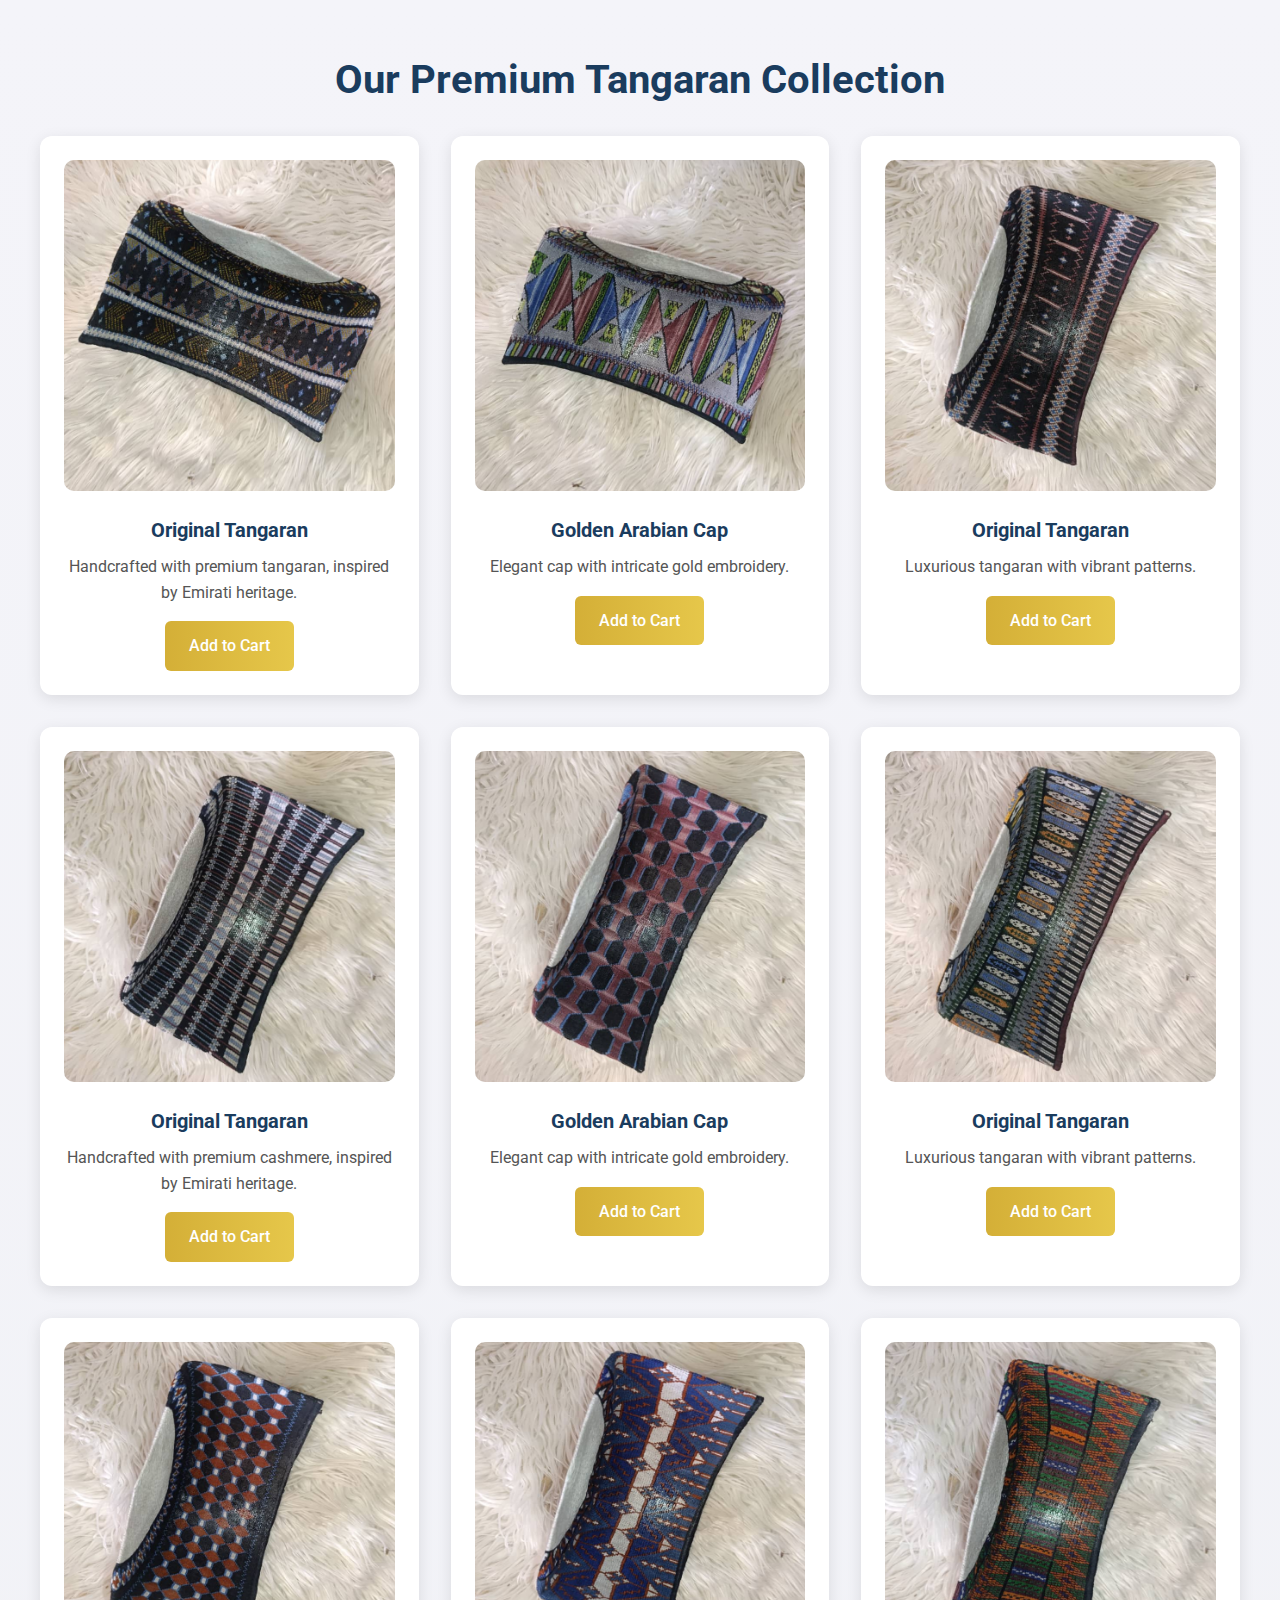
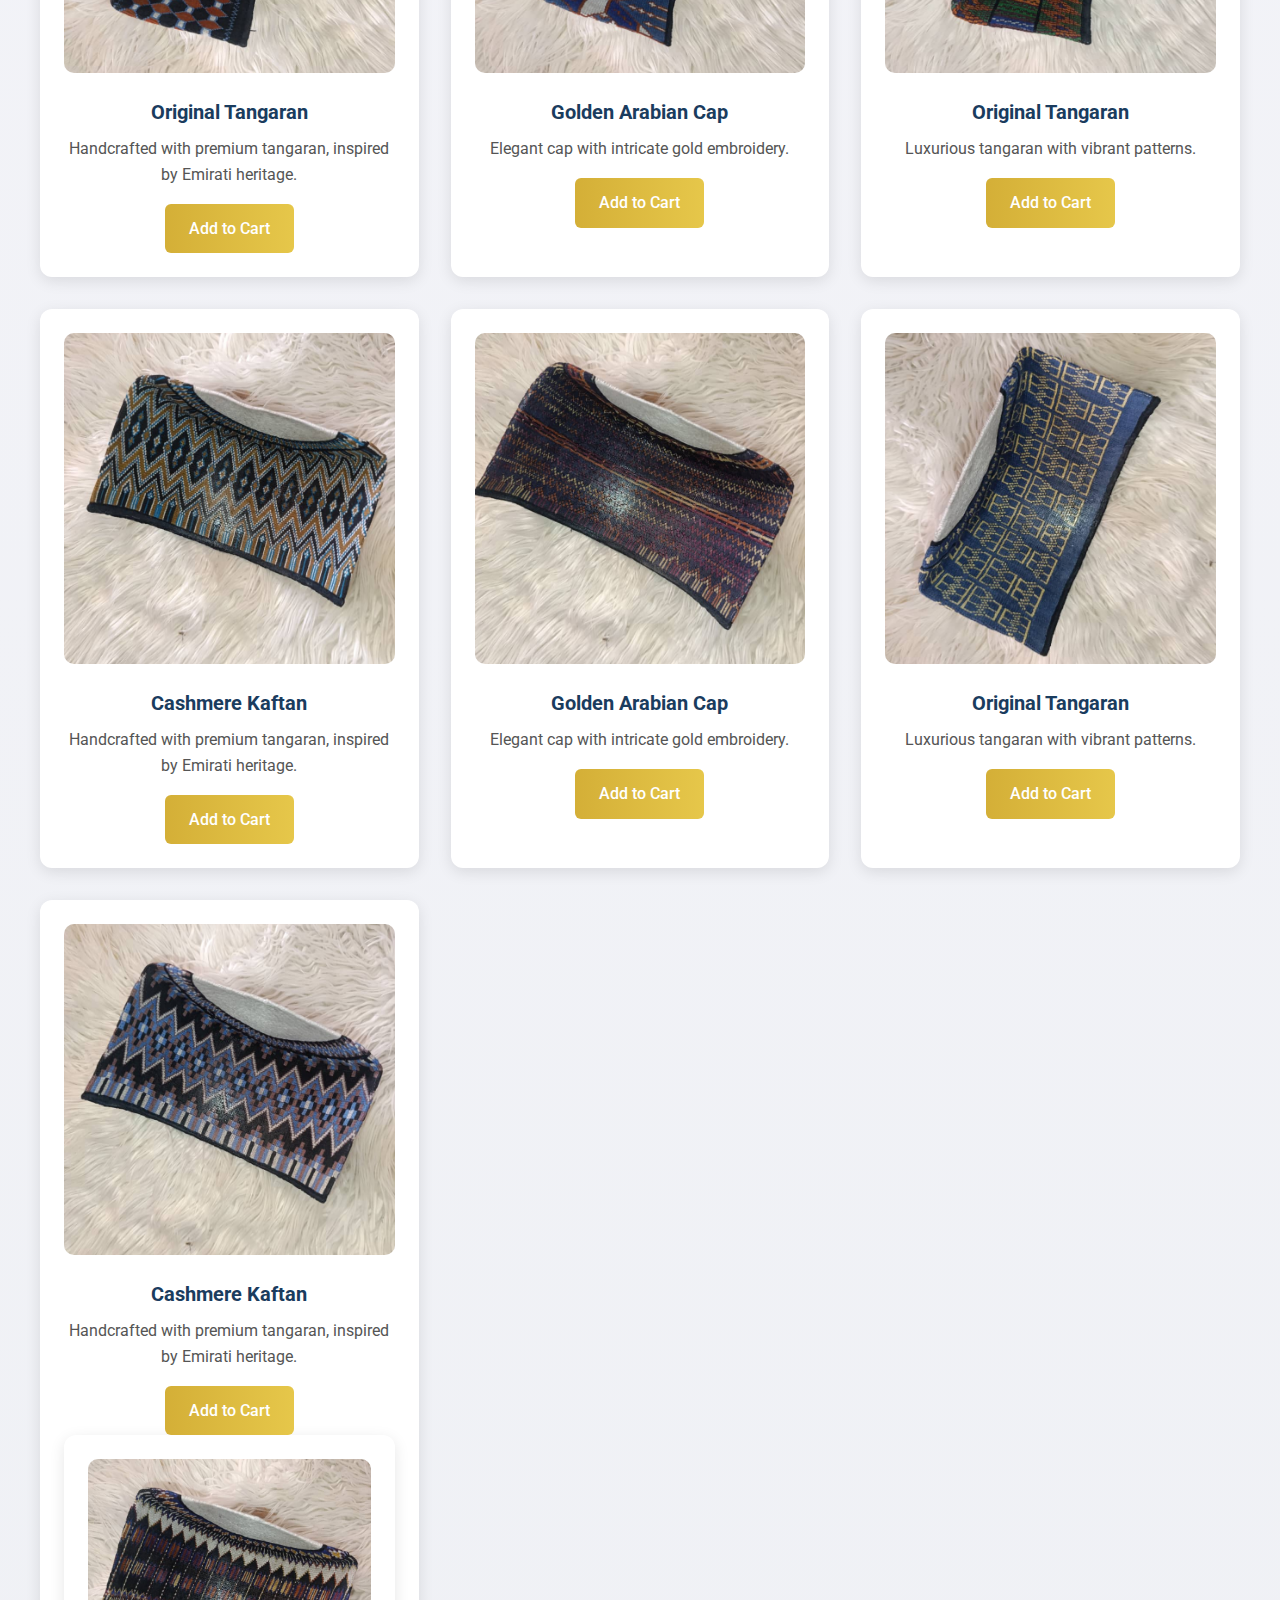
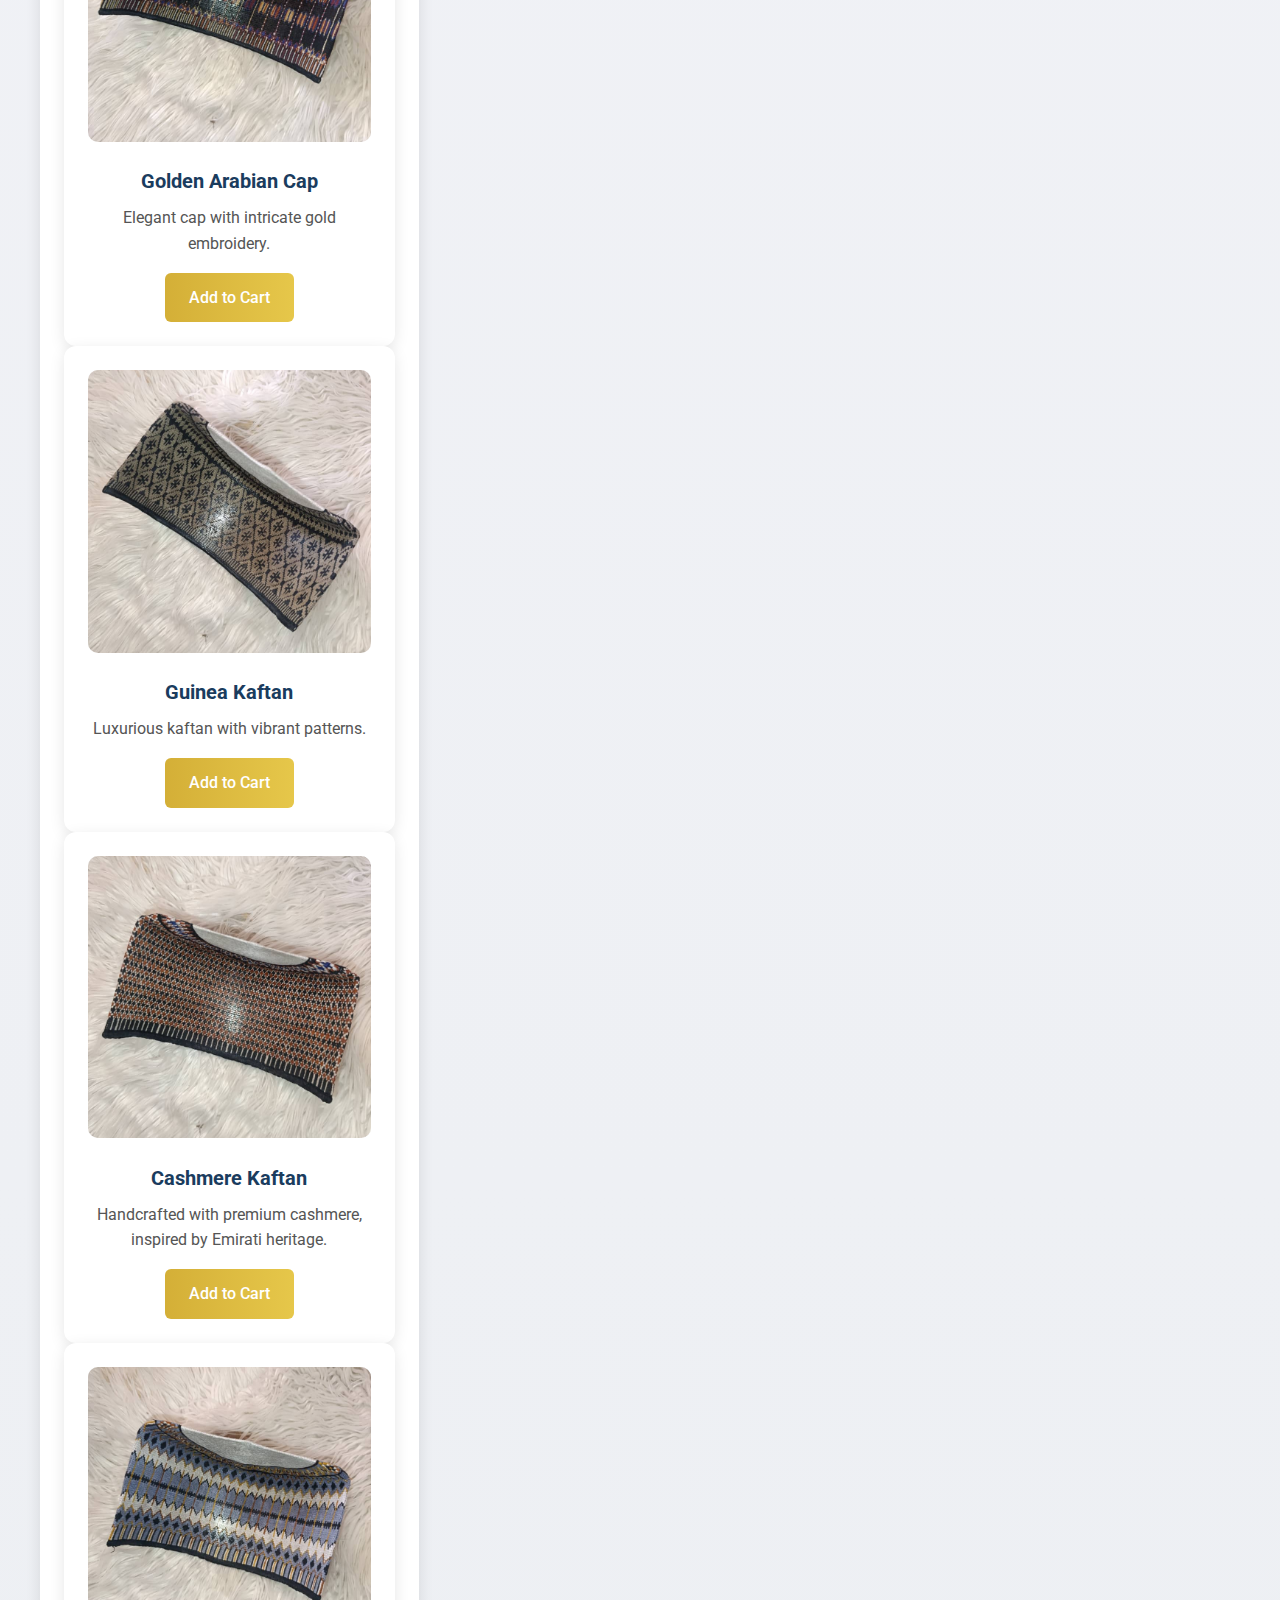
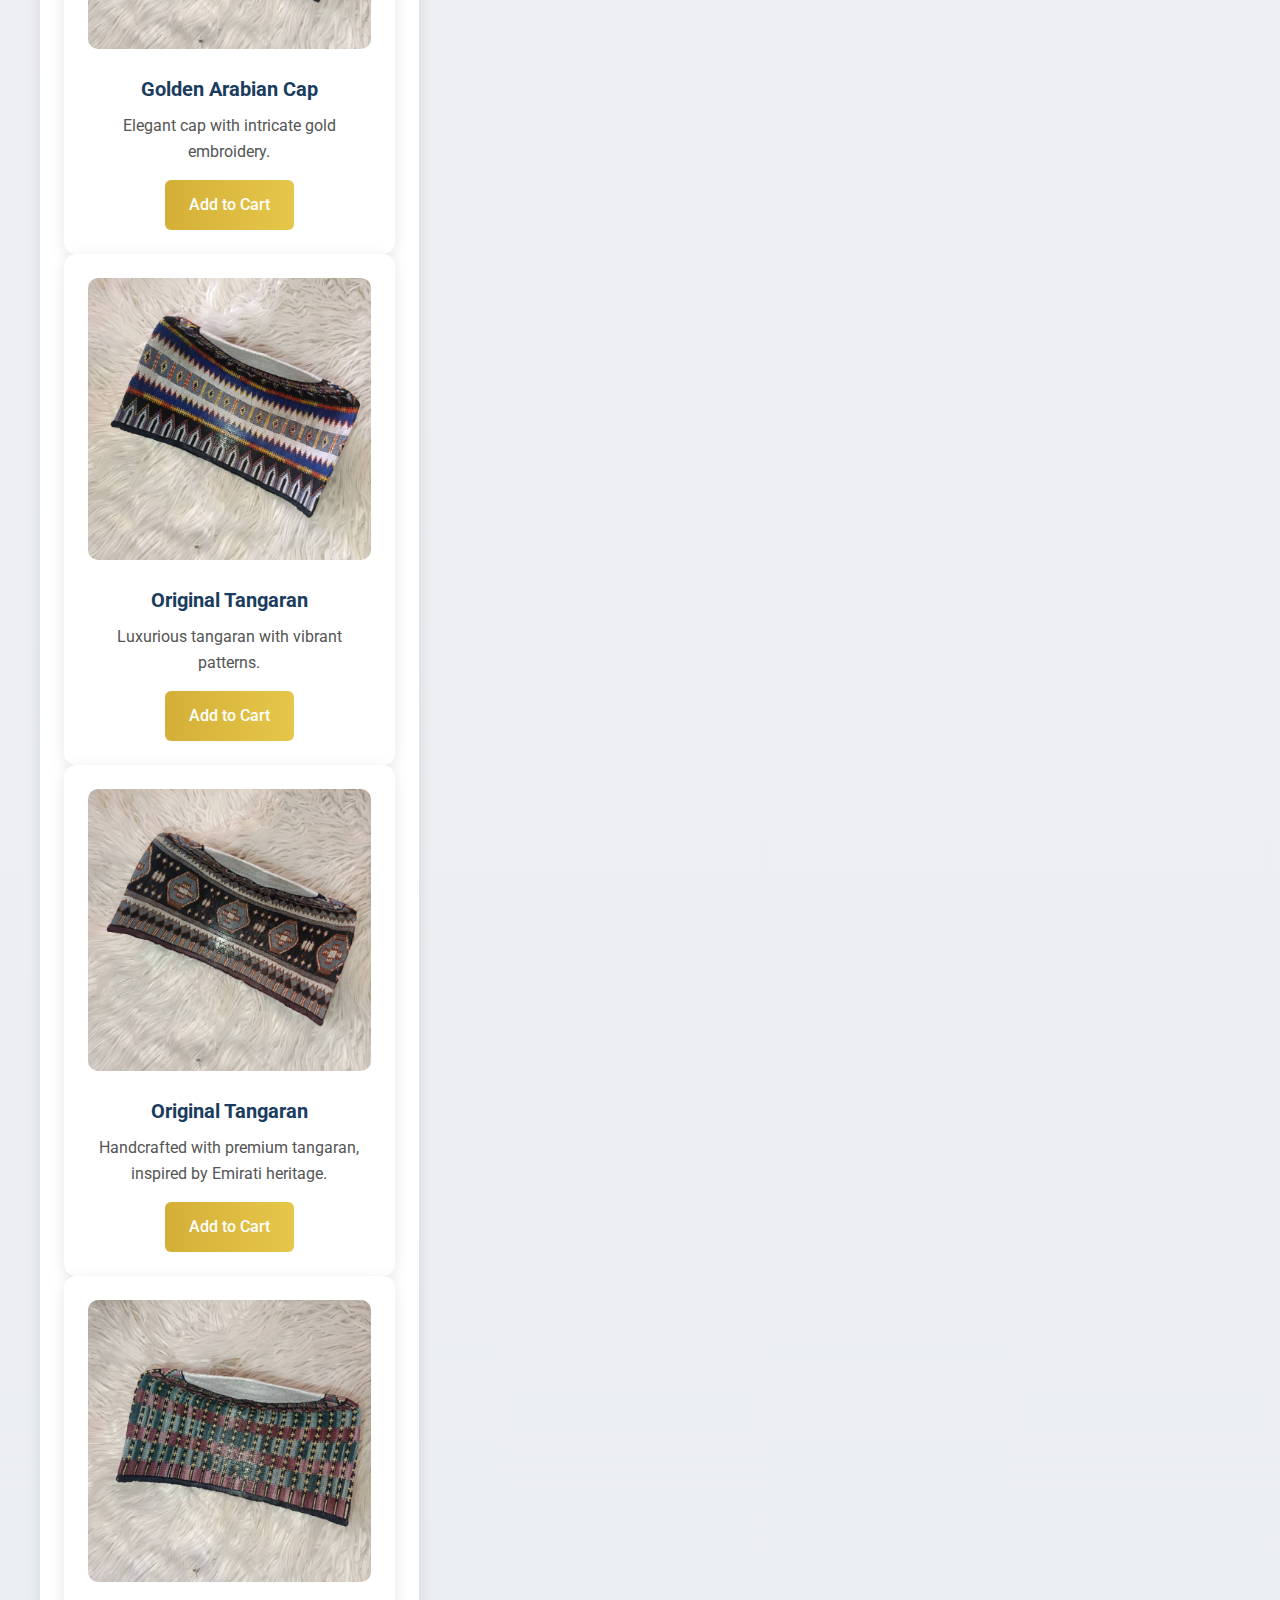
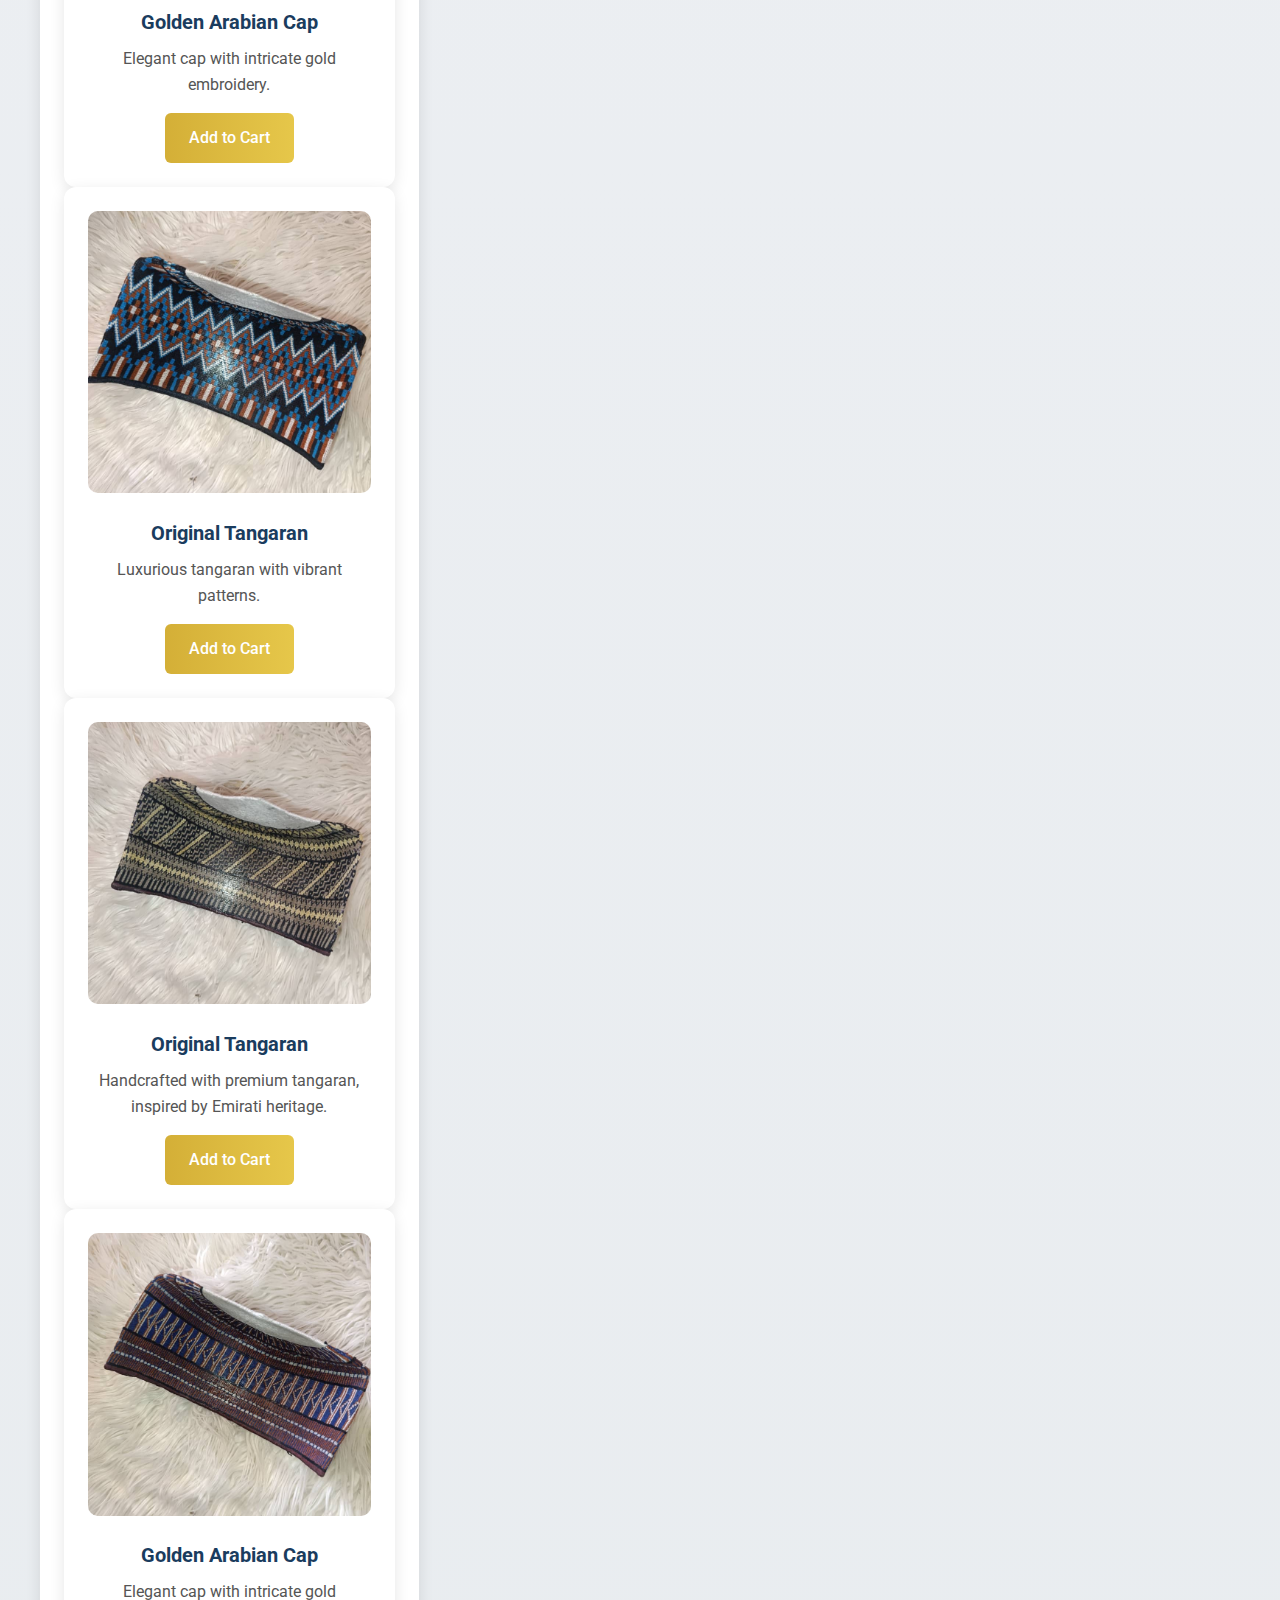
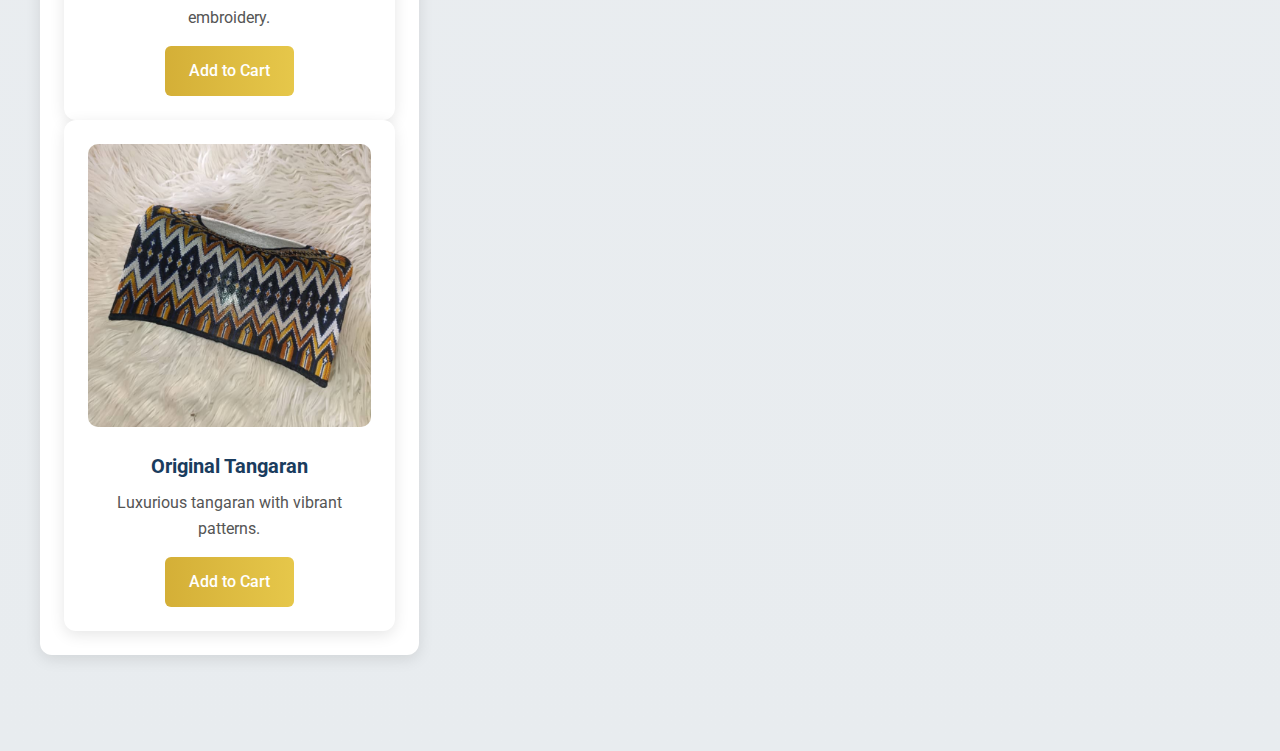
<file: cap.html>
<!DOCTYPE html>
<html lang="en">
<head>
    <meta charset="UTF-8">
    <meta name="viewport" content="width=device-width, initial-scale=1.0">
    <title>Habu Pite - Premium Kaftan Collection</title>
    <link rel="stylesheet" href="cap.css">
    <link href="https://fonts.googleapis.com/css2?family=Roboto:wght@400;500;700&display=swap" rel="stylesheet">
</head>
<body>
    <section class="apparel">
        <h1>Our Premium Tangaran Collection</h1>
        <div class="apparel-grid">
            <div class="apparel-item">
                <img src="tangaran (1).jpg" alt="Premium Cashmere Kaftan 1" class="apparel-img">
                <h3>Original Tangaran</h3>
                <p>Handcrafted with premium tangaran, inspired by Emirati heritage.</p>
                <a href="https://wa.me/2347070369716?text=I'm%20interested%20in%20the%20Tangaran%20Jalabia%2024" class="add-to-cart">Add to Cart</a>
            </div>
            <div class="apparel-item">
                <img src="tangaran (2).jpg" alt="Golden Arabian Cap 1" class="apparel-img">
                <h3>Golden Arabian Cap</h3>
                <p>Elegant cap with intricate gold embroidery.</p>
                <a href="https://wa.me/2347070369716?text=I'm%20interested%20in%20the%20Tangaran%20Jalabia%2024" class="add-to-cart">Add to Cart</a>
            </div>
            <div class="apparel-item">
                <img src="tangaran (3).jpg" alt="Original Guinea Kaftan 1" class="apparel-img">
                <h3>Original Tangaran</h3>
                <p>Luxurious  tangaran with vibrant patterns.</p>
                <a href="https://wa.me/2347070369716?text=I'm%20interested%20in%20the%20Tangaran%20Jalabia%2024" class="add-to-cart">Add to Cart</a>
            </div>
            <div class="apparel-item">
                <img src="tangaran (4).jpg" alt="Premium Cashmere Kaftan 2" class="apparel-img">
                <h3>Original Tangaran</h3>
                <p>Handcrafted with premium cashmere, inspired by Emirati heritage.</p>
                <a href="https://wa.me/2347070369716?text=I'm%20interested%20in%20the%20Tangaran%20Jalabia%2024" class="add-to-cart">Add to Cart</a>
            </div>
            <div class="apparel-item">
                <img src="tangaran (5).jpg" alt="Golden Arabian Cap 2" class="apparel-img">
                <h3>Golden Arabian Cap</h3>
                <p>Elegant cap with intricate gold embroidery.</p>
                <a href="https://wa.me/2347070369716?text=I'm%20interested%20in%20the%20Tangaran%20Jalabia%2024" class="add-to-cart">Add to Cart</a>
            </div>
            <div class="apparel-item">
                <img src="tangaran (6).jpg" alt="Original Guinea Kaftan 2" class="apparel-img">
                <h3>Original Tangaran</h3>
                <p>Luxurious tangaran with vibrant patterns.</p>
                <a href="https://wa.me/2347070369716?text=I'm%20interested%20in%20the%20Tangaran%20Jalabia%2024" class="add-to-cart">Add to Cart</a>
            </div>
            <div class="apparel-item">
                <img src="tangaran (7).jpg" alt="Premium Cashmere Kaftan 3" class="apparel-img">
                <h3>Original Tangaran</h3>
                <p>Handcrafted with premium tangaran, inspired by Emirati heritage.</p>
                <a href="https://wa.me/2347070369716?text=I'm%20interested%20in%20the%20Tangaran%20Jalabia%2024" class="add-to-cart">Add to Cart</a>
            </div>
            <div class="apparel-item">
                <img src="tangaran (8).jpg" alt="Golden Arabian Cap 3" class="apparel-img">
                <h3>Golden Arabian Cap</h3>
                <p>Elegant cap with intricate gold embroidery.</p>
                <a href="https://wa.me/2347070369716?text=I'm%20interested%20in%20the%20Tangaran%20Jalabia%2024" class="add-to-cart">Add to Cart</a>
            </div>
            <div class="apparel-item">
                <img src="tangaran (9).jpg" alt="Original Guinea Kaftan 3" class="apparel-img">
                <h3>Original Tangaran</h3>
                <p>Luxurious tangaran with vibrant patterns.</p>
                <a href="https://wa.me/2347070369716?text=I'm%20interested%20in%20the%20Tangaran%20Jalabia%2024" class="add-to-cart">Add to Cart</a>
            </div>
            <div class="apparel-item">
                <img src="tangaran (10).jpg" alt="Premium Cashmere Kaftan 4" class="apparel-img">
                <h3>Cashmere Kaftan</h3>
                <p>Handcrafted with premium tangaran, inspired by Emirati heritage.</p>
                <a href="https://wa.me/2347070369716?text=I'm%20interested%20in%20the%20Tangaran%20Jalabia%2024" class="add-to-cart">Add to Cart</a>
            </div>
            <div class="apparel-item">
                <img src="tangaran (11).jpg" alt="Golden Arabian Cap 4" class="apparel-img">
                <h3>Golden Arabian Cap</h3>
                <p>Elegant cap with intricate gold embroidery.</p>
                <a href="https://wa.me/2347070369716?text=I'm%20interested%20in%20the%20Tangaran%20Jalabia%2024" class="add-to-cart">Add to Cart</a>
            </div>
            <div class="apparel-item">
                <img src="tangaran (12).jpg" alt="Original Guinea Kaftan 4" class="apparel-img">
                <h3>Original Tangaran</h3>
                <p>Luxurious tangaran with vibrant patterns.</p>
                <a href="https://wa.me/2347070369716?text=I'm%20interested%20in%20the%20Tangaran%20Jalabia%2024" class="add-to-cart">Add to Cart</a>
            </div>
            <div class="apparel-item">
                <img src="tangaran (13).jpg" alt="Premium Cashmere Kaftan 5" class="apparel-img">
                <h3>Cashmere Kaftan</h3>
                <p>Handcrafted with premium tangaran, inspired by Emirati heritage.</p>
                <a href="https://wa.me/2347070369716?text=I'm%20interested%20in%20the%20Tangaran%20Jalabia%2024" class="add-to-cart">Add to Cart</a>
            <div class="apparel-item">
                <img src="tangaran (14).jpg" alt="Golden Arabian Cap 5" class="apparel-img">
                <h3>Golden Arabian Cap</h3>
                <p>Elegant cap with intricate gold embroidery.</p>
                <a href="https://wa.me/2347070369716?text=I'm%20interested%20in%20the%20Tangaran%20Jalabia%2024" class="add-to-cart">Add to Cart</a>
            </div>
            <div class="apparel-item">
                <img src="tangaran (15).jpg" alt="Original Guinea Kaftan 5" class="apparel-img">
                <h3>Guinea Kaftan</h3>
                <p>Luxurious kaftan with vibrant patterns.</p>
                <a href="https://wa.me/1234567890?text=I'm%20interested%20in%20the%20Guinea%20Kaftan" class="add-to-cart">Add to Cart</a>
            </div>
            <div class="apparel-item">
                <img src="tangaran (16).jpg" alt="Premium Cashmere Kaftan 6" class="apparel-img">
                <h3>Cashmere Kaftan</h3>
                <p>Handcrafted with premium cashmere, inspired by Emirati heritage.</p>
                <a href="https://wa.me/2347070369716?text=I'm%20interested%20in%20the%20Tangaran%20Jalabia%2024" class="add-to-cart">Add to Cart</a>
            </div>
            <div class="apparel-item">
                <img src="tangaran (17).jpg" alt="Golden Arabian Cap 6" class="apparel-img">
                <h3>Golden Arabian Cap</h3>
                <p>Elegant cap with intricate gold embroidery.</p>
               <a href="https://wa.me/2347070369716?text=I'm%20interested%20in%20the%20Tangaran%20Jalabia%2024" class="add-to-cart">Add to Cart</a>
            </div>
            <div class="apparel-item">
                <img src="tangaran (18).jpg" alt="Original Guinea Kaftan 6" class="apparel-img">
                <h3>Original Tangaran</h3>
                <p>Luxurious tangaran with vibrant patterns.</p>
                <a href="https://wa.me/2347070369716?text=I'm%20interested%20in%20the%20Tangaran%20Jalabia%2024" class="add-to-cart">Add to Cart</a>
            </div>
            <div class="apparel-item">
                <img src="tangaran (19).jpg" alt="Premium Cashmere Kaftan 7" class="apparel-img">
                <h3>Original Tangaran</h3>
                <p>Handcrafted with premium tangaran, inspired by Emirati heritage.</p>
                <a href="https://wa.me/2347070369716?text=I'm%20interested%20in%20the%20Tangaran%20Jalabia%2024" class="add-to-cart">Add to Cart</a>
            </div>
            <div class="apparel-item">
                <img src="tangaran (20).jpg" alt="Golden Arabian Cap 7" class="apparel-img">
                <h3>Golden Arabian Cap</h3>
                <p>Elegant cap with intricate gold embroidery.</p>
                <a href="https://wa.me/2347070369716?text=I'm%20interested%20in%20the%20Tangaran%20Jalabia%2024" class="add-to-cart">Add to Cart</a>
            </div>
            <div class="apparel-item">
                <img src="tangaran (21).jpg" alt="Original Guinea Kaftan 7" class="apparel-img">
                <h3>Original Tangaran</h3>
                <p>Luxurious tangaran with vibrant patterns.</p>
                <a href="https://wa.me/2347070369716?text=I'm%20interested%20in%20the%20Tangaran%20Jalabia%2024" class="add-to-cart">Add to Cart</a>
            </div>
            <div class="apparel-item">
                <img src="tangaran (22).jpg" alt="Premium Cashmere Kaftan 8" class="apparel-img">
                <h3>Original Tangaran</h3>
                <p>Handcrafted with premium tangaran, inspired by Emirati heritage.</p>
                <a href="https://wa.me/2347070369716?text=I'm%20interested%20in%20the%20Tangaran%20Jalabia%2024" class="add-to-cart">Add to Cart</a>
            </div>
            <div class="apparel-item">
                <img src="tangaran (23).jpg" alt="Golden Arabian Cap 8" class="apparel-img">
                <h3>Golden Arabian Cap</h3>
                <p>Elegant cap with intricate gold embroidery.</p>
               <a href="https://wa.me/2347070369716?text=I'm%20interested%20in%20the%20Tangaran%20Jalabia%2024" class="add-to-cart">Add to Cart</a>
            </div>
            <div class="apparel-item">
                <img src="tangaran (24).jpg" alt="Original Guinea Kaftan 8" class="apparel-img">
                <h3>Original Tangaran</h3>
                <p>Luxurious tangaran with vibrant patterns.</p>
                <a href="https://wa.me/2347070369716?text=I'm%20interested%20in%20the%20Tangaran%20Jalabia%2024" class="add-to-cart">Add to Cart</a>
            </div>
        </div>
    </section>
</body>
</html>
</file>
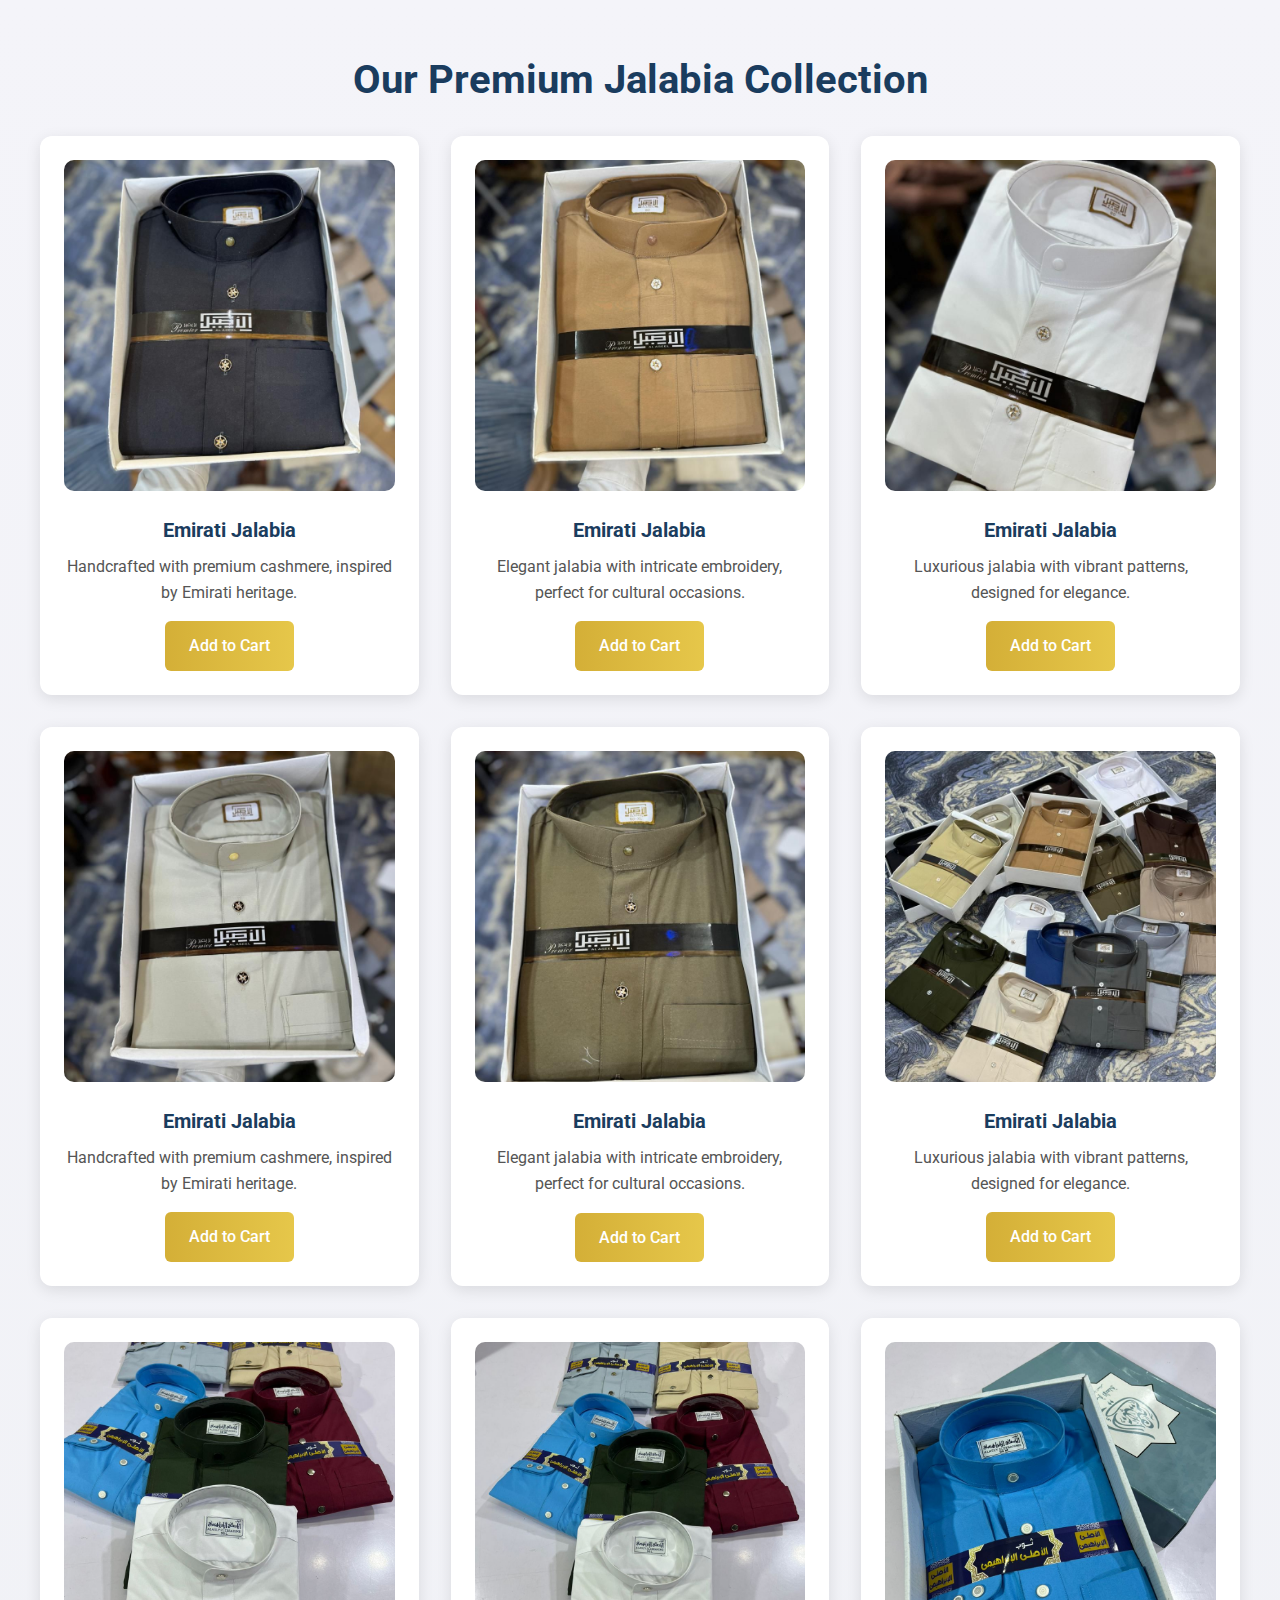
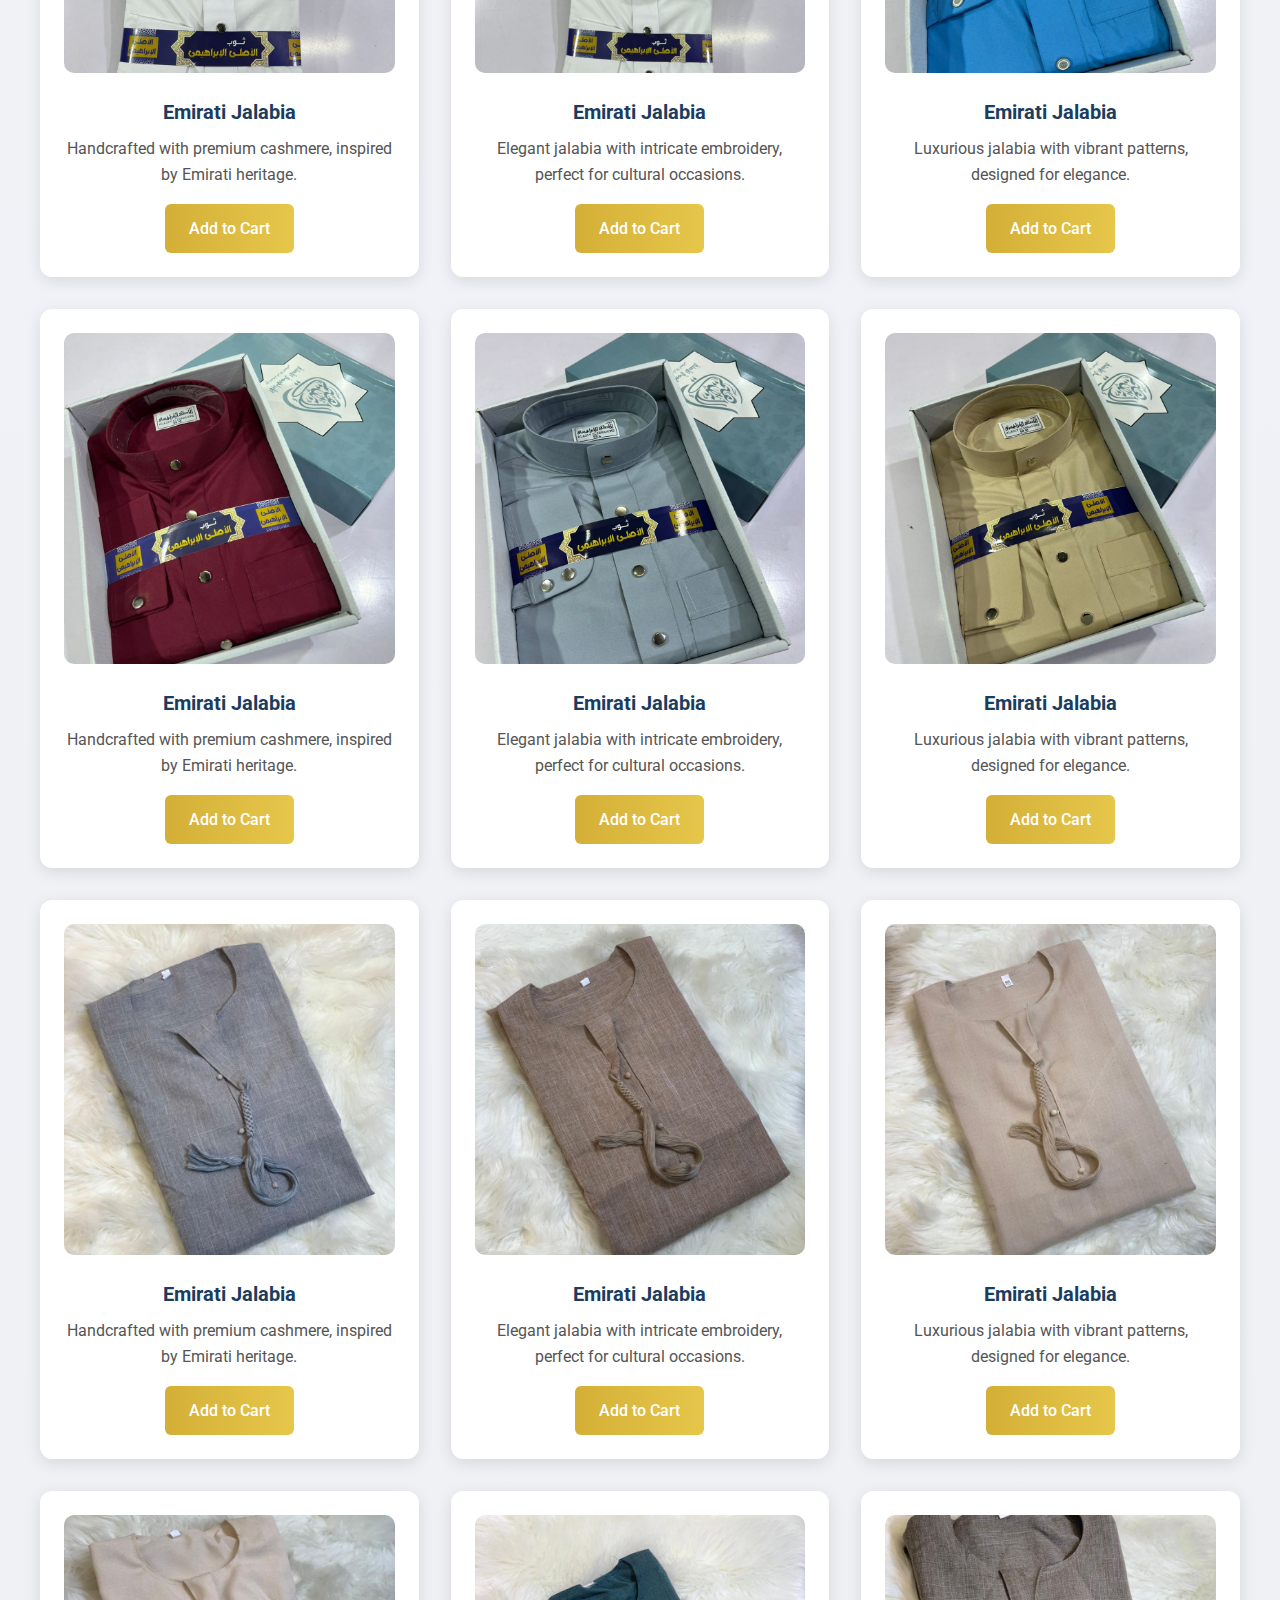
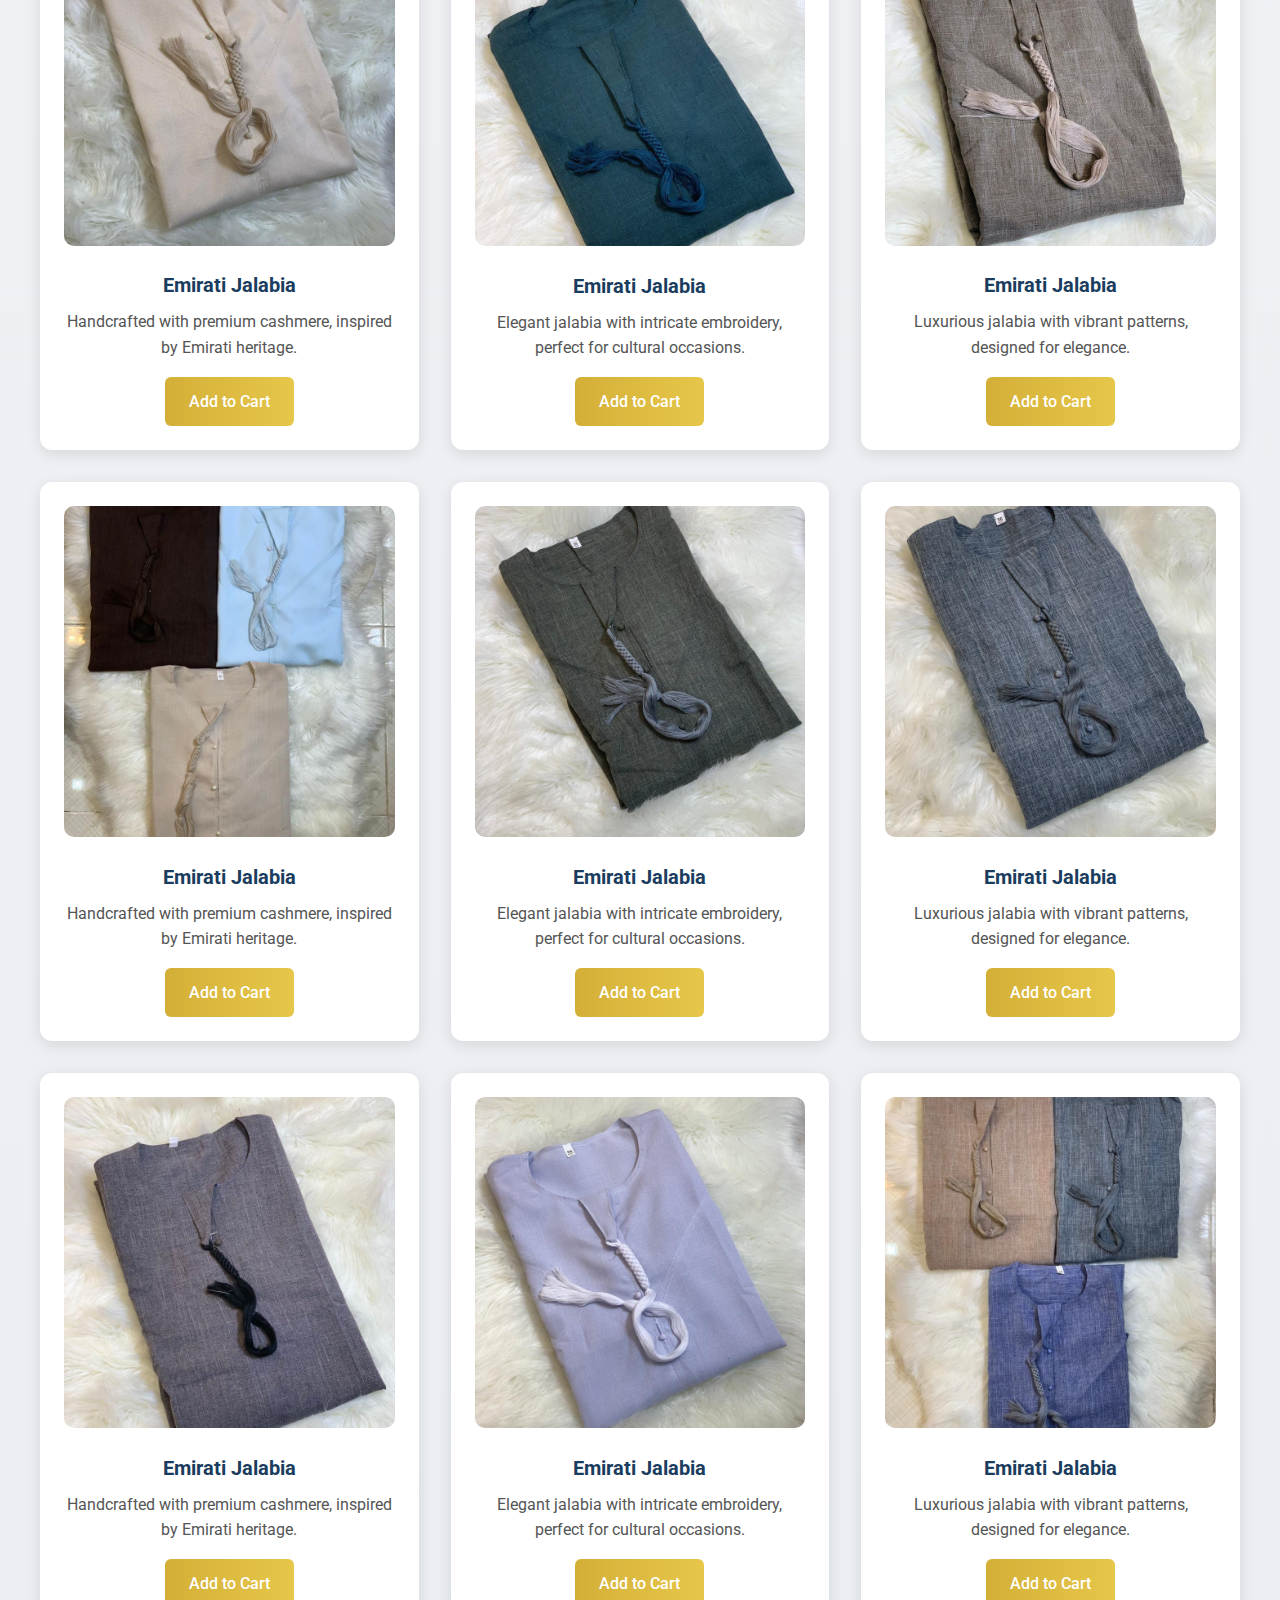
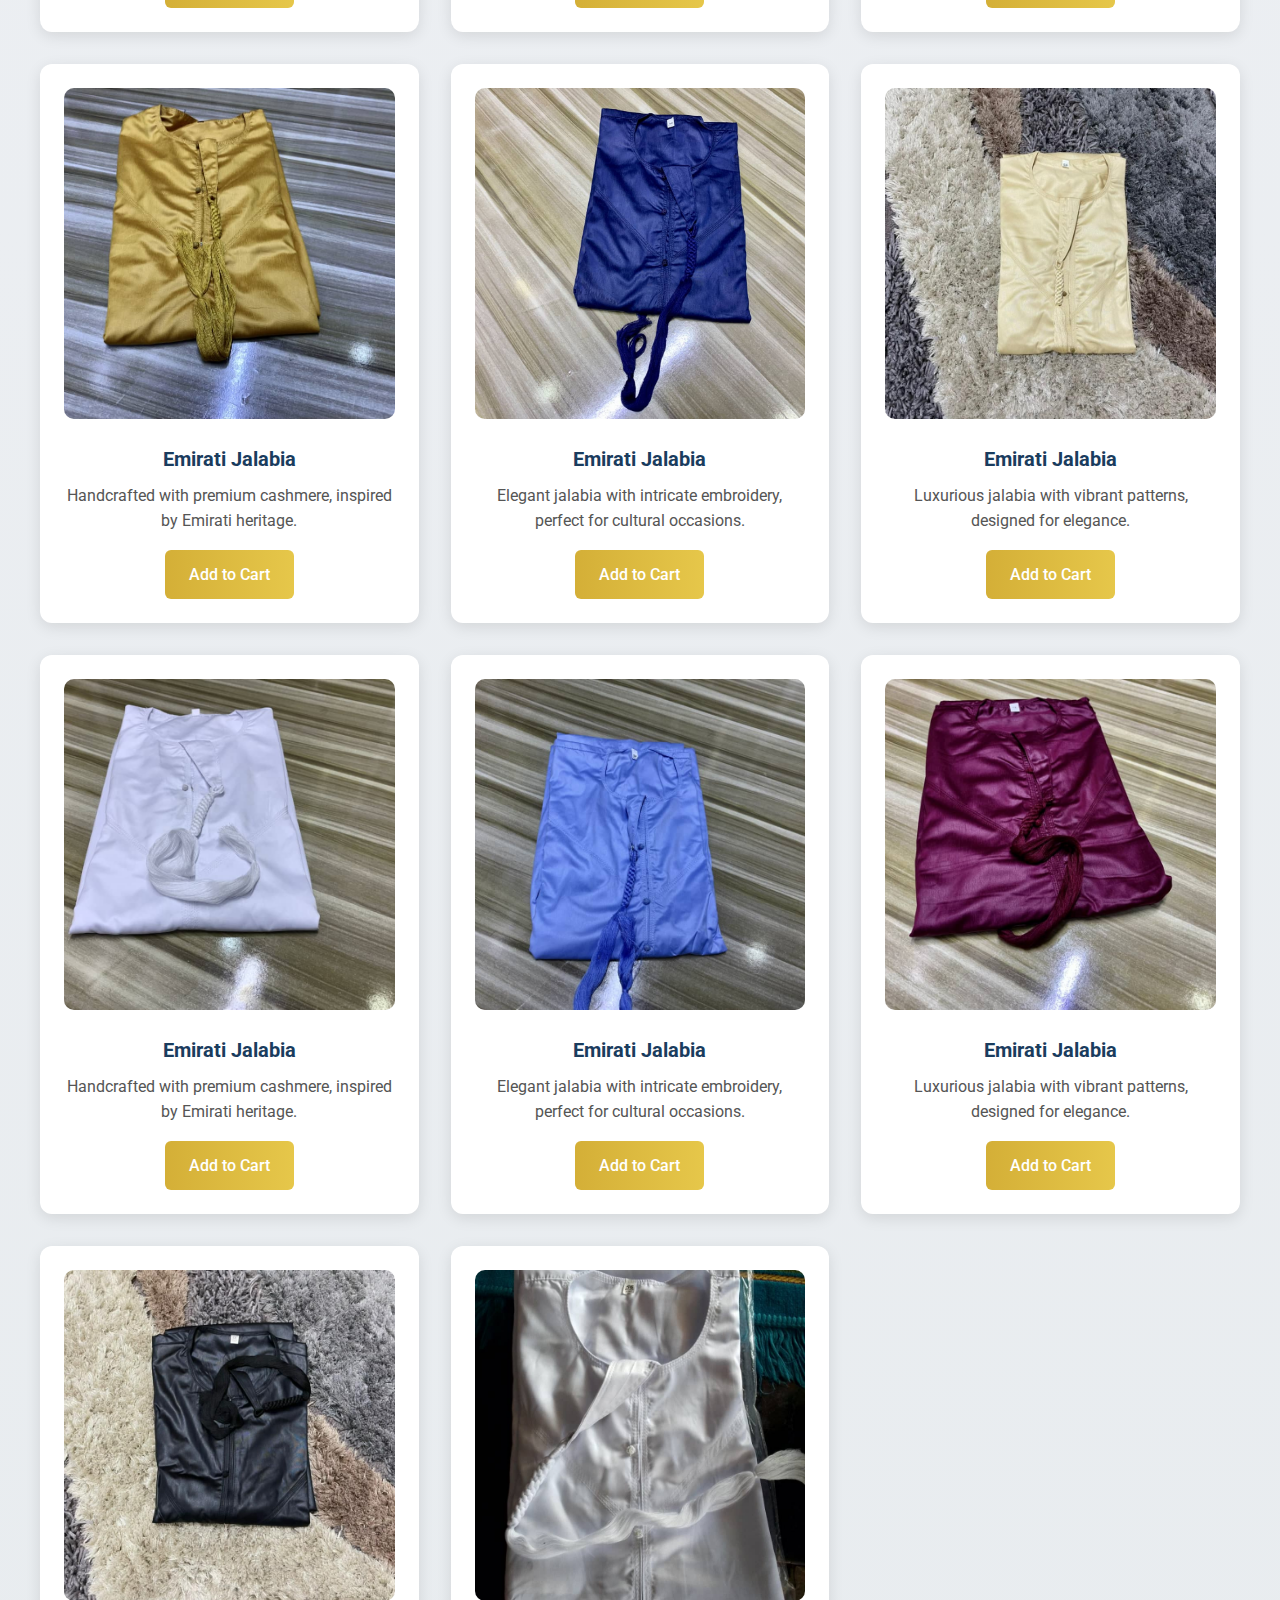
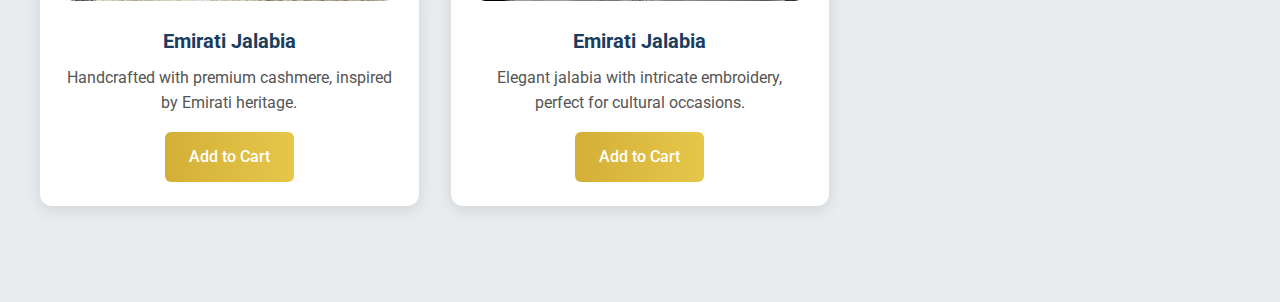
<file: jalabia.html>
<!DOCTYPE html>
<html lang="en">
<head>
    <meta charset="UTF-8">
    <meta name="viewport" content="width=device-width, initial-scale=1.0">
    <title>Habu Pite - Premium Jalabia Collection</title>
    <link rel="stylesheet" href="jalabia.css">
    <link href="https://fonts.googleapis.com/css2?family=Roboto:wght@400;500;700&display=swap" rel="stylesheet">
</head>
<body>
    <section class="apparel">
        <h1>Our Premium Jalabia Collection</h1>
        <div class="apparel-grid">
            <div class="apparel-item">
                <img src="carton packed (1).jpg" alt="Premium Emirati Jalabia 1" class="apparel-img">
                <h3>Emirati Jalabia</h3>
                <p>Handcrafted with premium cashmere, inspired by Emirati heritage.</p>
                <a href="https://wa.me/2347070369716?text=I'm%20interested%20in%20the%20Emirati%20Jalabia%201" class="add-to-cart">Add to Cart</a>
            </div>
            <div class="apparel-item">
                <img src="carton packed (3).jpg" alt="Premium Emirati Jalabia 2" class="apparel-img">
                <h3>Emirati Jalabia</h3>
                <p>Elegant jalabia with intricate embroidery, perfect for cultural occasions.</p>
                <a href="https://wa.me/2347070369716?text=I'm%20interested%20in%20the%20Emirati%20Jalabia%202" class="add-to-cart">Add to Cart</a>
            </div>
            <div class="apparel-item">
                <img src="carton packed (4).jpg" alt="Premium Emirati Jalabia 3" class="apparel-img">
                <h3>Emirati Jalabia</h3>
                <p>Luxurious jalabia with vibrant patterns, designed for elegance.</p>
                <a href="https://wa.me/2347070369716?text=I'm%20interested%20in%20the%20Emirati%20Jalabia%203" class="add-to-cart">Add to Cart</a>
            </div>
            <div class="apparel-item">
                <img src="carton packed (5).jpg" alt="Premium Emirati Jalabia 4" class="apparel-img">
                <h3>Emirati Jalabia</h3>
                <p>Handcrafted with premium cashmere, inspired by Emirati heritage.</p>
                <a href="https://wa.me/2347070369716?text=I'm%20interested%20in%20the%20Emirati%20Jalabia%204" class="add-to-cart">Add to Cart</a>
            </div>
            <div class="apparel-item">
                <img src="carton packed (6).jpg" alt="Premium Emirati Jalabia 5" class="apparel-img">
                <h3>Emirati Jalabia</h3>
                <p>Elegant jalabia with intricate embroidery, perfect for cultural occasions.</p>
                <a href="https://wa.me/2347070369716?text=I'm%20interested%20in%20the%20Emirati%20Jalabia%205" class="add-to-cart">Add to Cart</a>
            </div>
            <div class="apparel-item">
                <img src="carton packed (2).jpg" alt="Premium Emirati Jalabia 6" class="apparel-img">
                <h3>Emirati Jalabia</h3>
                <p>Luxurious jalabia with vibrant patterns, designed for elegance.</p>
                <a href="https://wa.me/2347070369716?text=I'm%20interested%20in%20the%20Emirati%20Jalabia%206" class="add-to-cart">Add to Cart</a>
            </div>
            <div class="apparel-item">
                <img src="carton packed2 (1).jpg" alt="Premium Emirati Jalabia 7" class="apparel-img">
                <h3>Emirati Jalabia</h3>
                <p>Handcrafted with premium cashmere, inspired by Emirati heritage.</p>
                <a href="https://wa.me/2347070369716?text=I'm%20interested%20in%20the%20Emirati%20Jalabia%207" class="add-to-cart">Add to Cart</a>
            </div>
            <div class="apparel-item">
                <img src="carton packed2 (2).jpg" alt="Premium Emirati Jalabia 8" class="apparel-img">
                <h3>Emirati Jalabia</h3>
                <p>Elegant jalabia with intricate embroidery, perfect for cultural occasions.</p>
                <a href="https://wa.me/2347070369716?text=I'm%20interested%20in%20the%20Emirati%20Jalabia%208" class="add-to-cart">Add to Cart</a>
            </div>
            <div class="apparel-item">
                <img src="carton packed2 (3).jpg" alt="Premium Emirati Jalabia 9" class="apparel-img">
                <h3>Emirati Jalabia</h3>
                <p>Luxurious jalabia with vibrant patterns, designed for elegance.</p>
                <a href="https://wa.me/2347070369716?text=I'm%20interested%20in%20the%20Emirati%20Jalabia%209" class="add-to-cart">Add to Cart</a>
            </div>
            <div class="apparel-item">
                <img src="carton packed2 (4).jpg" alt="Premium Emirati Jalabia 10" class="apparel-img">
                <h3>Emirati Jalabia</h3>
                <p>Handcrafted with premium cashmere, inspired by Emirati heritage.</p>
                <a href="https://wa.me/2347070369716?text=I'm%20interested%20in%20the%20Emirati%20Jalabia%2010" class="add-to-cart">Add to Cart</a>
            </div>
            <div class="apparel-item">
                <img src="carton packed2 (5).jpg" alt="Premium Emirati Jalabia 11" class="apparel-img">
                <h3>Emirati Jalabia</h3>
                <p>Elegant jalabia with intricate embroidery, perfect for cultural occasions.</p>
                <a href="https://wa.me/2347070369716?text=I'm%20interested%20in%20the%20Emirati%20Jalabia%2011" class="add-to-cart">Add to Cart</a>
            </div>
            <div class="apparel-item">
                <img src="carton packed2 (6).jpg" alt="Premium Emirati Jalabia 12" class="apparel-img">
                <h3>Emirati Jalabia</h3>
                <p>Luxurious jalabia with vibrant patterns, designed for elegance.</p>
                <a href="https://wa.me/2347070369716?text=I'm%20interested%20in%20the%20Emirati%20Jalabia%2012" class="add-to-cart">Add to Cart</a>
            </div>
            <div class="apparel-item">
                <img src="fine mat (1).jpg" alt="Premium Emirati Jalabia 13" class="apparel-img">
                <h3>Emirati Jalabia</h3>
                <p>Handcrafted with premium cashmere, inspired by Emirati heritage.</p>
                <a href="https://wa.me/2347070369716?text=I'm%20interested%20in%20the%20Emirati%20Jalabia%2013" class="add-to-cart">Add to Cart</a>
            </div>
            <div class="apparel-item">
                <img src="fine mat (2).jpg" alt="Premium Emirati Jalabia 14" class="apparel-img">
                <h3>Emirati Jalabia</h3>
                <p>Elegant jalabia with intricate embroidery, perfect for cultural occasions.</p>
                <a href="https://wa.me/2347070369716?text=I'm%20interested%20in%20the%20Emirati%20Jalabia%2014" class="add-to-cart">Add to Cart</a>
            </div>
            <div class="apparel-item">
                <img src="fine mat (3).jpg" alt="Premium Emirati Jalabia 15" class="apparel-img">
                <h3>Emirati Jalabia</h3>
                <p>Luxurious jalabia with vibrant patterns, designed for elegance.</p>
                <a href="https://wa.me/2347070369716?text=I'm%20interested%20in%20the%20Emirati%20Jalabia%2015" class="add-to-cart">Add to Cart</a>
            </div>
            <div class="apparel-item">
                <img src="fine mat (5).jpg" alt="Premium Emirati Jalabia 16" class="apparel-img">
                <h3>Emirati Jalabia</h3>
                <p>Handcrafted with premium cashmere, inspired by Emirati heritage.</p>
                <a href="https://wa.me/2347070369716?text=I'm%20interested%20in%20the%20Emirati%20Jalabia%2016" class="add-to-cart">Add to Cart</a>
            </div>
            <div class="apparel-item">
                <img src="fine mat (6).jpg" alt="Premium Emirati Jalabia 17" class="apparel-img">
                <h3>Emirati Jalabia</h3>
                <p>Elegant jalabia with intricate embroidery, perfect for cultural occasions.</p>
                <a href="https://wa.me/2347070369716?text=I'm%20interested%20in%20the%20Emirati%20Jalabia%2017" class="add-to-cart">Add to Cart</a>
            </div>
            <div class="apparel-item">
                <img src="fine mat (7).jpg" alt="Premium Emirati Jalabia 18" class="apparel-img">
                <h3>Emirati Jalabia</h3>
                <p>Luxurious jalabia with vibrant patterns, designed for elegance.</p>
                <a href="https://wa.me/2347070369716?text=I'm%20interested%20in%20the%20Emirati%20Jalabia%2018" class="add-to-cart">Add to Cart</a>
            </div>
            <div class="apparel-item">
                <img src="fine mat (8).jpg" alt="Premium Emirati Jalabia 19" class="apparel-img">
                <h3>Emirati Jalabia</h3>
                <p>Handcrafted with premium cashmere, inspired by Emirati heritage.</p>
                <a href="https://wa.me/2347070369716?text=I'm%20interested%20in%20the%20Emirati%20Jalabia%2019" class="add-to-cart">Add to Cart</a>
            </div>
            <div class="apparel-item">
                <img src="fine mat (9).jpg" alt="Premium Emirati Jalabia 20" class="apparel-img">
                <h3>Emirati Jalabia</h3>
                <p>Elegant jalabia with intricate embroidery, perfect for cultural occasions.</p>
                <a href="https://wa.me/2347070369716?text=I'm%20interested%20in%20the%20Emirati%20Jalabia%2020" class="add-to-cart">Add to Cart</a>
            </div>
            <div class="apparel-item">
                <img src="fine mat (10).jpg" alt="Premium Emirati Jalabia 21" class="apparel-img">
                <h3>Emirati Jalabia</h3>
                <p>Luxurious jalabia with vibrant patterns, designed for elegance.</p>
                <a href="https://wa.me/2347070369716?text=I'm%20interested%20in%20the%20Emirati%20Jalabia%2021" class="add-to-cart">Add to Cart</a>
            </div>
            <div class="apparel-item">
                <img src="fine mat (11).jpg" alt="Premium Emirati Jalabia 22" class="apparel-img">
                <h3>Emirati Jalabia</h3>
                <p>Handcrafted with premium cashmere, inspired by Emirati heritage.</p>
                <a href="https://wa.me/2347070369716?text=I'm%20interested%20in%20the%20Emirati%20Jalabia%2022" class="add-to-cart">Add to Cart</a>
            </div>
            <div class="apparel-item">
                <img src="fine mat (12).jpg" alt="Premium Emirati Jalabia 23" class="apparel-img">
                <h3>Emirati Jalabia</h3>
                <p>Elegant jalabia with intricate embroidery, perfect for cultural occasions.</p>
                <a href="https://wa.me/2347070369716?text=I'm%20interested%20in%20the%20Emirati%20Jalabia%2023" class="add-to-cart">Add to Cart</a>
            </div>
            <div class="apparel-item">
                <img src="fine mat (4).jpg" alt="Premium Emirati Jalabia 24" class="apparel-img">
                <h3>Emirati Jalabia</h3>
                <p>Luxurious jalabia with vibrant patterns, designed for elegance.</p>
                <a href="https://wa.me/2347070369716?text=I'm%20interested%20in%20the%20Emirati%20Jalabia%2024" class="add-to-cart">Add to Cart</a>
            </div>
            <div class="apparel-item">
                <img src="normal mat (1).jpg" alt="Premium Emirati Jalabia 25" class="apparel-img">
                <h3>Emirati Jalabia</h3>
                <p>Handcrafted with premium cashmere, inspired by Emirati heritage.</p>
                <a href="https://wa.me/2347070369716?text=I'm%20interested%20in%20the%20Emirati%20Jalabia%2025" class="add-to-cart">Add to Cart</a>
            </div>
            <div class="apparel-item">
                <img src="normal mat (2).jpg" alt="Premium Emirati Jalabia 26" class="apparel-img">
                <h3>Emirati Jalabia</h3>
                <p>Elegant jalabia with intricate embroidery, perfect for cultural occasions.</p>
                <a href="https://wa.me/2347070369716?text=I'm%20interested%20in%20the%20Emirati%20Jalabia%2026" class="add-to-cart">Add to Cart</a>
            </div>
            <div class="apparel-item">
                <img src="normal mat (3).jpg" alt="Premium Emirati Jalabia 27" class="apparel-img">
                <h3>Emirati Jalabia</h3>
                <p>Luxurious jalabia with vibrant patterns, designed for elegance.</p>
                <a href="https://wa.me/2347070369716?text=I'm%20interested%20in%20the%20Emirati%20Jalabia%2027" class="add-to-cart">Add to Cart</a>
            </div>
            <div class="apparel-item">
                <img src="normal mat (4).jpg" alt="Premium Emirati Jalabia 28" class="apparel-img">
                <h3>Emirati Jalabia</h3>
                <p>Handcrafted with premium cashmere, inspired by Emirati heritage.</p>
                <a href="https://wa.me/2347070369716?text=I'm%20interested%20in%20the%20Emirati%20Jalabia%2028" class="add-to-cart">Add to Cart</a>
            </div>
            <div class="apparel-item">
                <img src="normal mat (5).jpg" alt="Premium Emirati Jalabia 29" class="apparel-img">
                <h3>Emirati Jalabia</h3>
                <p>Elegant jalabia with intricate embroidery, perfect for cultural occasions.</p>
                <a href="https://wa.me/2347070369716?text=I'm%20interested%20in%20the%20Emirati%20Jalabia%2029" class="add-to-cart">Add to Cart</a>
            </div>
            <div class="apparel-item">
                <img src="normal mat (6).jpg" alt="Premium Emirati Jalabia 30" class="apparel-img">
                <h3>Emirati Jalabia</h3>
                <p>Luxurious jalabia with vibrant patterns, designed for elegance.</p>
                <a href="https://wa.me/2347070369716?text=I'm%20interested%20in%20the%20Emirati%20Jalabia%2030" class="add-to-cart">Add to Cart</a>
            </div>
            <div class="apparel-item">
                <img src="normal mat (7).jpg" alt="Premium Emirati Jalabia 31" class="apparel-img">
                <h3>Emirati Jalabia</h3>
                <p>Handcrafted with premium cashmere, inspired by Emirati heritage.</p>
                <a href="https://wa.me/2347070369716?text=I'm%20interested%20in%20the%20Emirati%20Jalabia%2031" class="add-to-cart">Add to Cart</a>
            </div>
            <div class="apparel-item">
                <img src="normal mat (8).jpg" alt="Premium Emirati Jalabia 32" class="apparel-img">
                <h3>Emirati Jalabia</h3>
                <p>Elegant jalabia with intricate embroidery, perfect for cultural occasions.</p>
                <a href="https://wa.me/2347070369716?text=I'm%20interested%20in%20the%20Emirati%20Jalabia%2032" class="add-to-cart">Add to Cart</a>
            </div>
        </div>
    </section>
</body>
</html>
</file>
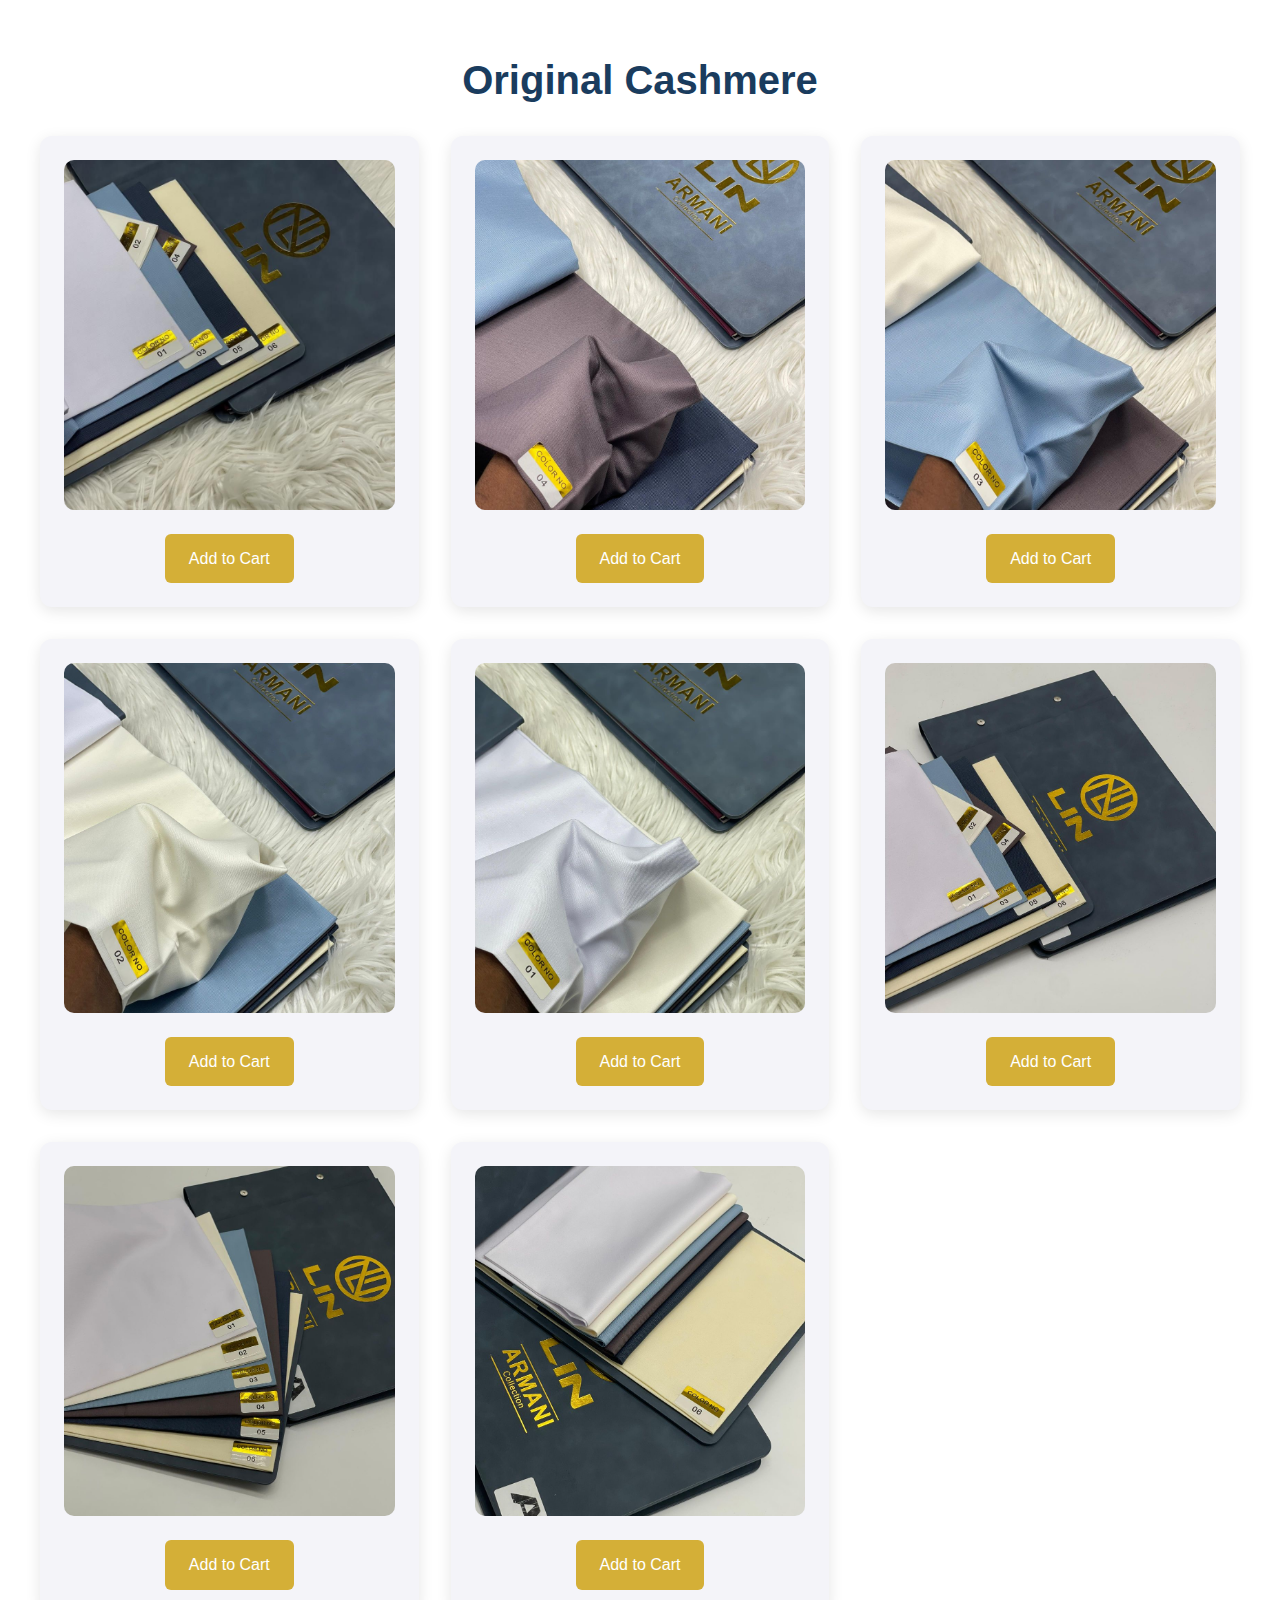
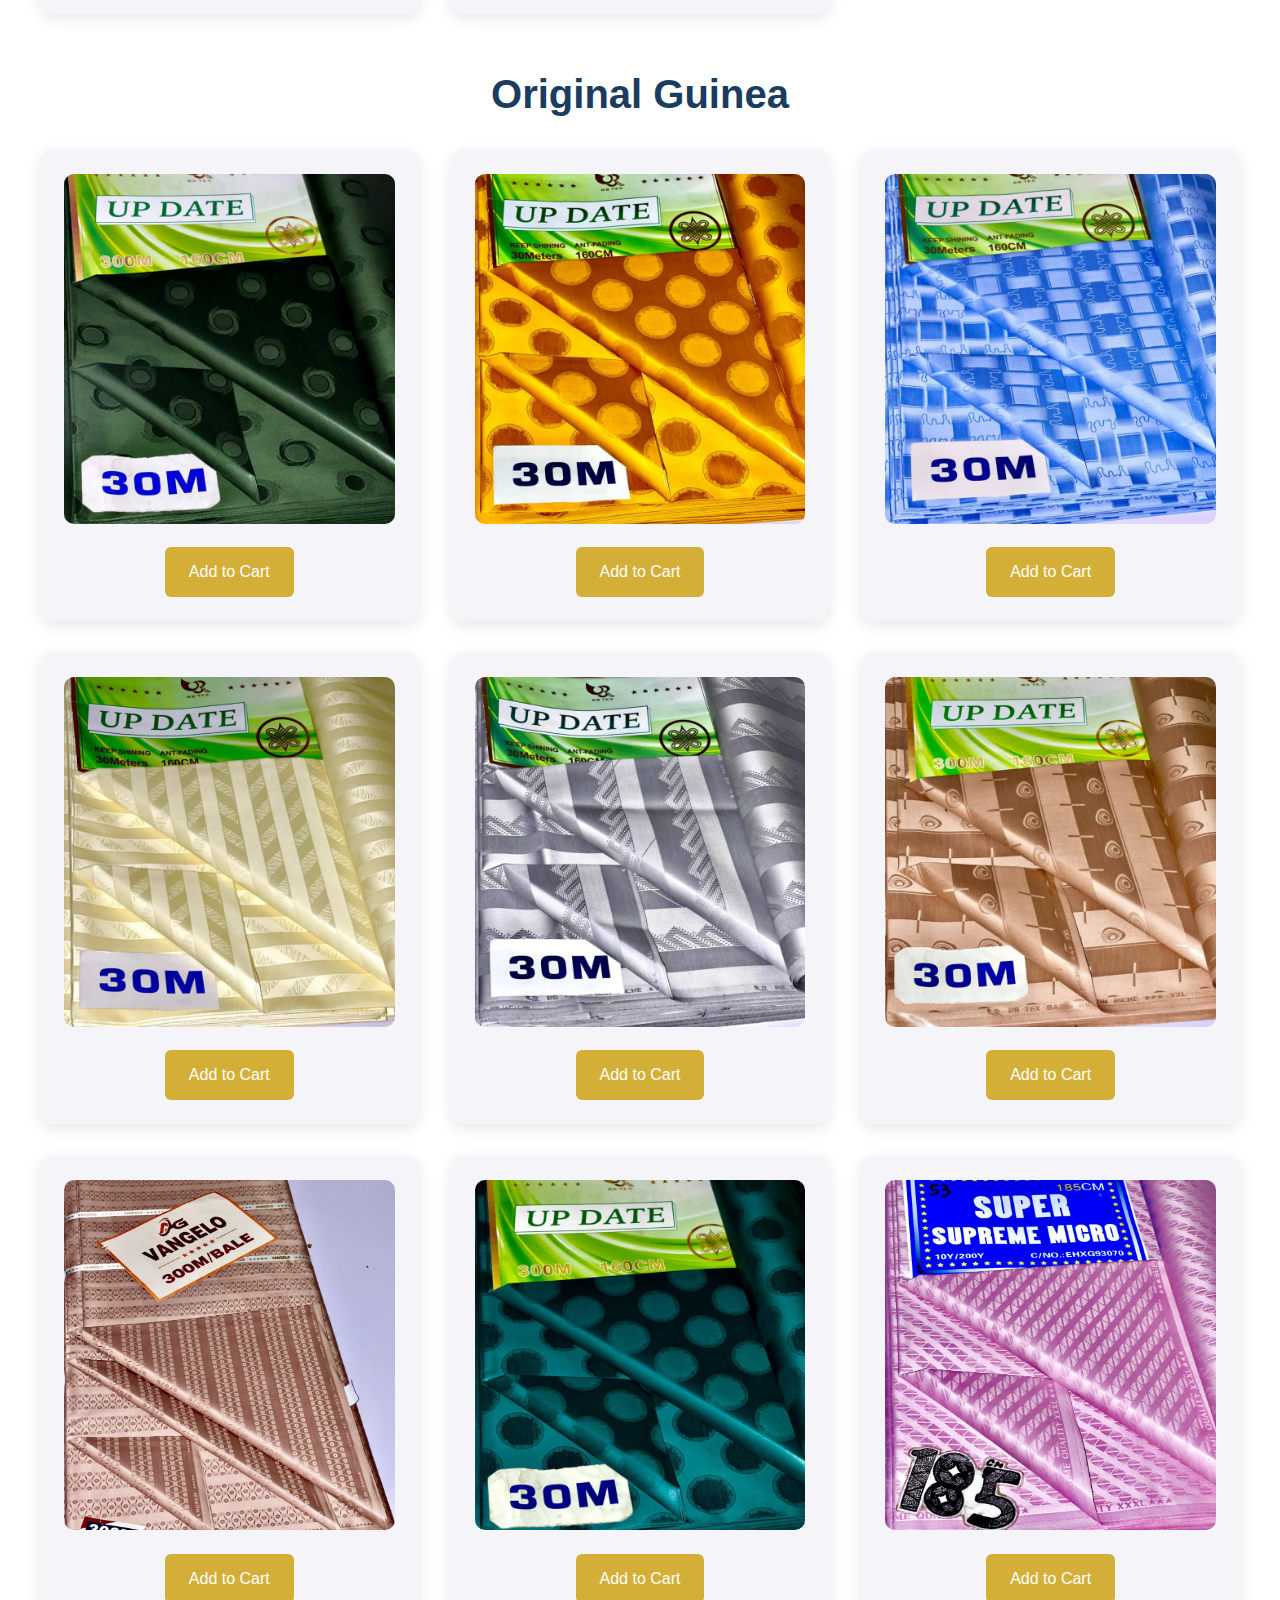
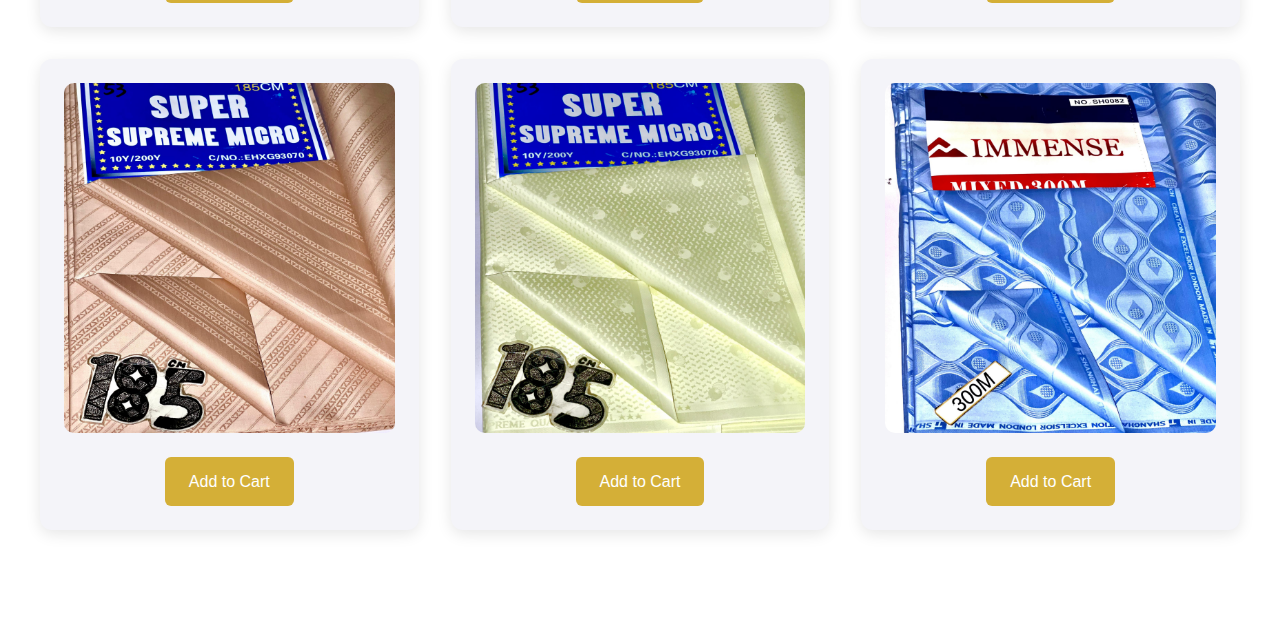
<file: kaftan.html>
<!DOCTYPE html>
<html lang="en">
<head>
    <meta charset="UTF-8">
    <meta name="viewport" content="width=device-width, initial-scale=1.0">
    <title>Habu Peti Apparel</title>
    <link rel="stylesheet" href="kaftn.css">
</head>
<body>
    <section class="apparel">
        <h1>Original Cashmere</h1>
        <div class="apparel-grid">
            <div class="apparel-item">
                <img src="kaftan (1).jpg" alt="Cashmere 1" class="apparel-img">
                <a href="https://wa.me/+2347070369716?text=I'm interested in Cashmere #1!" class="add-to-cart">Add to Cart</a>
            </div>
            <div class="apparel-item">
                <img src="kaftan (2).jpg" alt="Cashmere 2" class="apparel-img">
                <a href="https://wa.me/+2347070369716?text=I'm interested in Cashmere #2!" class="add-to-cart">Add to Cart</a>
            </div>
            <div class="apparel-item">
                <img src="kaftan (3).jpg" alt="Cashmere 3" class="apparel-img">
                <a href="https://wa.me/+2347070369716?text=I'm interested in Cashmere #3!" class="add-to-cart">Add to Cart</a>
            </div>
            <div class="apparel-item">
                <img src="kaftan (4).jpg" alt="Cashmere 4" class="apparel-img">
                <a href="https://wa.me/+2347070369716?text=I'm interested in Cashmere #4!" class="add-to-cart">Add to Cart</a>
            </div>
            <div class="apparel-item">
                <img src="kaftan (5).jpg" alt="Cashmere 5" class="apparel-img">
                <a href="https://wa.me/+2347070369716?text=I'm interested in Cashmere #5!" class="add-to-cart">Add to Cart</a>
            </div>
            <div class="apparel-item">
                <img src="kaftan (6).jpg" alt="Cashmere 6" class="apparel-img">
                <a href="https://wa.me/+2347070369716?text=I'm interested in Cashmere #6!" class="add-to-cart">Add to Cart</a>
            </div>
            <div class="apparel-item">
                <img src="kaftan (7).jpg" alt="Cashmere 7" class="apparel-img">
                <a href="https://wa.me/+2347070369716?text=I'm interested in Cashmere #7!" class="add-to-cart">Add to Cart</a>
            </div>
            <div class="apparel-item">
                <img src="kaftan (8).jpg" alt="Cashmere 8" class="apparel-img">
                <a href="https://wa.me/+2347070369716?text=I'm interested in Cashmere #8!" class="add-to-cart">Add to Cart</a>
            </div>
        </div>
        <h1>Original Guinea</h1>
        <div class="apparel-grid">
            <div class="apparel-item">
                <img src="guinea (1).jpg" alt="Guinea 1" class="apparel-img">
                <a href="https://wa.me/+2347070369716?text=I'm interested in Guinea #1!" class="add-to-cart">Add to Cart</a>
            </div>
            <div class="apparel-item">
                <img src="guinea (2).jpg" alt="Guinea 2" class="apparel-img">
                <a href="https://wa.me/+2347070369716?text=I'm interested in Guinea #2!" class="add-to-cart">Add to Cart</a>
            </div>
            <div class="apparel-item">
                <img src="guinea (3).jpg" alt="Guinea 3" class="apparel-img">
                <a href="https://wa.me/+2347070369716?text=I'm interested in Guinea #3!" class="add-to-cart">Add to Cart</a>
            </div>
            <div class="apparel-item">
                <img src="guinea (4).jpg" alt="Guinea 4" class="apparel-img">
                <a href="https://wa.me/+2347070369716?text=I'm interested in Guinea #4!" class="add-to-cart">Add to Cart</a>
            </div>
            <div class="apparel-item">
                <img src="guinea (5).jpg" alt="Guinea 5" class="apparel-img">
                <a href="https://wa.me/+2347070369716?text=I'm interested in Guinea #5!" class="add-to-cart">Add to Cart</a>
            </div>
            <div class="apparel-item">
                <img src="guinea (7).jpg" alt="Guinea 7" class="apparel-img">
                <a href="https://wa.me/+2347070369716?text=I'm interested in Guinea #7!" class="add-to-cart">Add to Cart</a>
            </div>
            <div class="apparel-item">
                <img src="guni (1).jpg" alt="Guinea 8" class="apparel-img">
                <a href="https://wa.me/+2347070369716?text=I'm interested in Guinea #8!" class="add-to-cart">Add to Cart</a>
            </div>
            <div class="apparel-item">
                <img src="guinea (8).jpg" alt="Guinea 9" class="apparel-img">
                <a href="https://wa.me/+2347070369716?text=I'm interested in Guinea #9!" class="add-to-cart">Add to Cart</a>
            </div>
            <div class="apparel-item">
                <img src="guni (12).jpg" alt="Guinea 10" class="apparel-img">
                <a href="https://wa.me/+2347070369716?text=I'm interested in Guinea #10!" class="add-to-cart">Add to Cart</a>
            </div>
            <div class="apparel-item">
                <img src="guni (16).jpg" alt="Guinea 11" class="apparel-img">
                <a href="https://wa.me/+2347070369716?text=I'm interested in Guinea #11!" class="add-to-cart">Add to Cart</a>
            </div>
            <div class="apparel-item">
                <img src="guni (19).jpg" alt="Guinea 12" class="apparel-img">
                <a href="https://wa.me/+2347070369716?text=I'm interested in Guinea #12!" class="add-to-cart">Add to Cart</a>
            </div>
            <div class="apparel-item">
                <img src="guni (2).jpg" alt="Guinea 13" class="apparel-img">
                <a href="https://wa.me/+2347070369716?text=I'm interested in Guinea #13!" class="add-to-cart">Add to Cart</a>
            </div>
        </div>
    </section>
</body>
</html>
</file>
<file: cap.css>
* {
    margin: 0;
    padding: 0;
    box-sizing: border-box;
}

body {
    font-family: 'Roboto', Arial, sans-serif;
    line-height: 1.6;
    color: #333;
    background-color: #f4f4f9;
}

.apparel {
    padding: 3rem 1.5rem;
    text-align: center;
    background: linear-gradient(to bottom, #f4f4f9, #e8ecef); 
    position: relative;
    overflow: hidden;
}

.apparel::before {
    content: '';
    position: absolute;
    top: 0;
    left: 0;
    width: 100%;
    height: 100%;
    background: url('https://example.com/islamic-pattern.png') repeat; /* Replace with actual pattern */
    opacity: 0.05;
    z-index: 0;
}

.apparel h1 {
    font-size: 2.5rem;
    color: #1a3c5e;
    margin-bottom: 1.5rem;
    font-weight: 700;
    position: relative;
    z-index: 1;
}

.apparel-grid {
    display: grid;
    grid-template-columns: repeat(auto-fit, minmax(300px, 1fr));
    gap: 2rem;
    max-width: 1200px;
    margin: 0 auto 3rem;
    position: relative;
    z-index: 1;
}

.apparel-item {
    background-color: #fff;
    padding: 1.5rem;
    border-radius: 12px;
    box-shadow: 0 4px 15px rgba(0, 0, 0, 0.1);
    transition: transform 0.3s ease, box-shadow 0.3s ease;
}

.apparel-item:hover {
    transform: translateY(-8px);
    box-shadow: 0 8px 20px rgba(0, 0, 0, 0.15);
}

.apparel-img {
    width: 100%;
    max-width: 350px;
    aspect-ratio: 1 / 1;
    object-fit: cover;
    border-radius: 10px;
    margin-bottom: 1rem;
    transition: transform 0.3s ease;
}

.apparel-item:hover .apparel-img {
    transform: scale(1.05);
}

.apparel-item h3 {
    font-size: 1.25rem;
    color: #1a3c5e;
    margin-bottom: 0.5rem;
}

.apparel-item p {
    font-size: 1rem;
    color: #555;
    margin-bottom: 1rem;
}

.add-to-cart {
    display: inline-block;
    background: linear-gradient(to right, #d4af37, #e6c74a);
    color: #fff;
    padding: 0.75rem 1.5rem;
    border-radius: 6px;
    font-size: 1rem;
    font-weight: 500;
    text-decoration: none;
    transition: background 0.3s ease, transform 0.2s ease;
}

.add-to-cart:hover {
    background: linear-gradient(to right, #b8972e, #d4af37);
    transform: scale(1.05);
}

.add-to-cart:focus {
    outline: none;
    box-shadow: 0 0 0 3px rgba(212, 175, 55, 0.4); 
}

@media (max-width: 768px) {
    .apparel h1 {
        font-size: 2rem;
    }

    .apparel-grid {
        grid-template-columns: 1fr;
    }

    .apparel-img {
        max-width: 280px;
    }

    .add-to-cart {
        padding: 0.6rem 1.2rem;
        font-size: 0.9rem;
    }
}

@media (max-width: 480px) {
    .apparel {
        padding: 2rem 1rem;
    }

    .apparel h1 {
        font-size: 1.8rem;
    }

    .apparel-img {
        max-width: 220px;
    }

    .apparel-item {
        padding: 1.2rem;
    }

    .add-to-cart {
        padding: 0.5rem 1rem;
        font-size: 0.85rem;
    }
}
</file>
<file: jalabia.css>
* {
    margin: 0;
    padding: 0;
    box-sizing: border-box;
}

body {
    font-family: 'Roboto', Arial, sans-serif;
    line-height: 1.6;
    color: #333;
    background-color: #f4f4f9;
}

.apparel {
    padding: 3rem 1.5rem;
    text-align: center;
    background: linear-gradient(to bottom, #f4f4f9, #e8ecef); /* Subtle gradient for depth */
    position: relative;
    overflow: hidden;
}

/* Subtle cultural pattern overlay */
.apparel::before {
    content: '';
    position: absolute;
    top: 0;
    left: 0;
    width: 100%;
    height: 100%;
    background: url('https://example.com/islamic-pattern.png') repeat; /* Replace with actual pattern */
    opacity: 0.05;
    z-index: 0;
}

.apparel h1 {
    font-size: 2.5rem;
    color: #1a3c5e;
    margin-bottom: 1.5rem;
    font-weight: 700;
    position: relative;
    z-index: 1;
}

.apparel-grid {
    display: grid;
    grid-template-columns: repeat(auto-fit, minmax(300px, 1fr));
    gap: 2rem;
    max-width: 1200px;
    margin: 0 auto 3rem;
    position: relative;
    z-index: 1;
}

.apparel-item {
    background-color: #fff;
    padding: 1.5rem;
    border-radius: 12px;
    box-shadow: 0 4px 15px rgba(0, 0, 0, 0.1);
    transition: transform 0.3s ease, box-shadow 0.3s ease;
}

.apparel-item:hover {
    transform: translateY(-8px);
    box-shadow: 0 8px 20px rgba(0, 0, 0, 0.15);
}

.apparel-img {
    width: 100%;
    max-width: 350px;
    aspect-ratio: 1 / 1; /* Maintain square aspect ratio for jalabias */
    object-fit: cover;
    border-radius: 10px;
    margin-bottom: 1rem;
    transition: transform 0.3s ease;
}

.apparel-item:hover .apparel-img {
    transform: scale(1.05);
}

.apparel-item h3 {
    font-size: 1.25rem;
    color: #1a3c5e;
    margin-bottom: 0.5rem;
}

.apparel-item p {
    font-size: 1rem;
    color: #555;
    margin-bottom: 1rem;
}

.add-to-cart {
    display: inline-block;
    background: linear-gradient(to right, #d4af37, #e6c74a); /* Gold gradient for premium feel */
    color: #fff;
    padding: 0.75rem 1.5rem;
    border-radius: 6px;
    font-size: 1rem;
    font-weight: 500;
    text-decoration: none;
    transition: background 0.3s ease, transform 0.2s ease;
}

.add-to-cart:hover {
    background: linear-gradient(to right, #b8972e, #d4af37);
    transform: scale(1.05);
}

.add-to-cart:focus {
    outline: none;
    box-shadow: 0 0 0 3px rgba(212, 175, 55, 0.4); /* Accessibility focus ring */
}

@media (max-width: 768px) {
    .apparel h1 {
        font-size: 2rem;
    }

    .apparel-grid {
        grid-template-columns: 1fr;
    }

    .apparel-img {
        max-width: 280px;
    }

    .add-to-cart {
        padding: 0.6rem 1.2rem;
        font-size: 0.9rem;
    }
}

@media (max-width: 480px) {
    .apparel {
        padding: 2rem 1rem;
    }

    .apparel h1 {
        font-size: 1.8rem;
    }

    .apparel-img {
        max-width: 220px;
    }

    .apparel-item {
        padding: 1.2rem;
    }

    .add-to-cart {
        padding: 0.5rem 1rem;
        font-size: 0.85rem;
    }
}
</file>
<file: kaftn.css>
* {
    margin: 0;
    padding: 0;
    box-sizing: border-box;
}

body {
    font-family: 'Roboto', Arial, sans-serif;
    line-height: 1.6;
    color: #333;
    background-color: #f4f4f9;
}

.apparel {
    padding: 3rem 1rem;
    text-align: center;
    background-color: #fff;
}

.apparel h1 {
    font-size: 2.5rem;
    color: #1a3c5e;
    margin-bottom: 1.5rem;
    font-weight: 700;
}

.apparel-grid {
    display: grid;
    grid-template-columns: repeat(auto-fit, minmax(300px, 1fr));
    gap: 2rem;
    max-width: 1200px;
    margin: 0 auto 3rem;
}

.apparel-item {
    background-color: #f4f4f9;
    padding: 1.5rem;
    border-radius: 12px;
    box-shadow: 0 4px 15px rgba(0, 0, 0, 0.1);
    transition: transform 0.3s ease;
}

.apparel-item:hover {
    transform: translateY(-8px); 
}

.apparel-img {
    max-width: 100%;
    width: 350px; 
    max-height: 350px;
    height: auto;
    object-fit: cover;
    border-radius: 10px;
    margin-bottom: 1rem;
    transition: transform 0.3s ease;
}

.apparel-item:hover .apparel-img {
    transform: scale(1.05); 
}

.add-to-cart {
    display: inline-block;
    background-color: #d4af37;
    color: #fff;
    padding: 0.75rem 1.5rem;
    border-radius: 6px;
    font-size: 1rem;
    font-weight: 500;
    text-decoration: none;
    transition: background-color 0.3s ease;
}

.add-to-cart:hover {
    background-color: #b8972e; 
}

@media (max-width: 768px) {
    .apparel h1 {
        font-size: 2rem;
    }

    .apparel-grid {
        grid-template-columns: 1fr;
    }

    .apparel-img {
        width: 280px;
        max-height: 280px;
    }

    .add-to-cart {
        padding: 0.6rem 1.2rem;
        font-size: 0.9rem;
    }
}

@media (max-width: 480px) {
    .apparel h1 {
        font-size: 1.8rem;
    }

    .apparel-img {
        width: 220px;
        max-height: 220px;
    }

    .apparel-item {
        padding: 1rem;
    }

    .add-to-cart {
        padding: 0.5rem 1rem;
        font-size: 0.85rem;
    }
}
</file>
